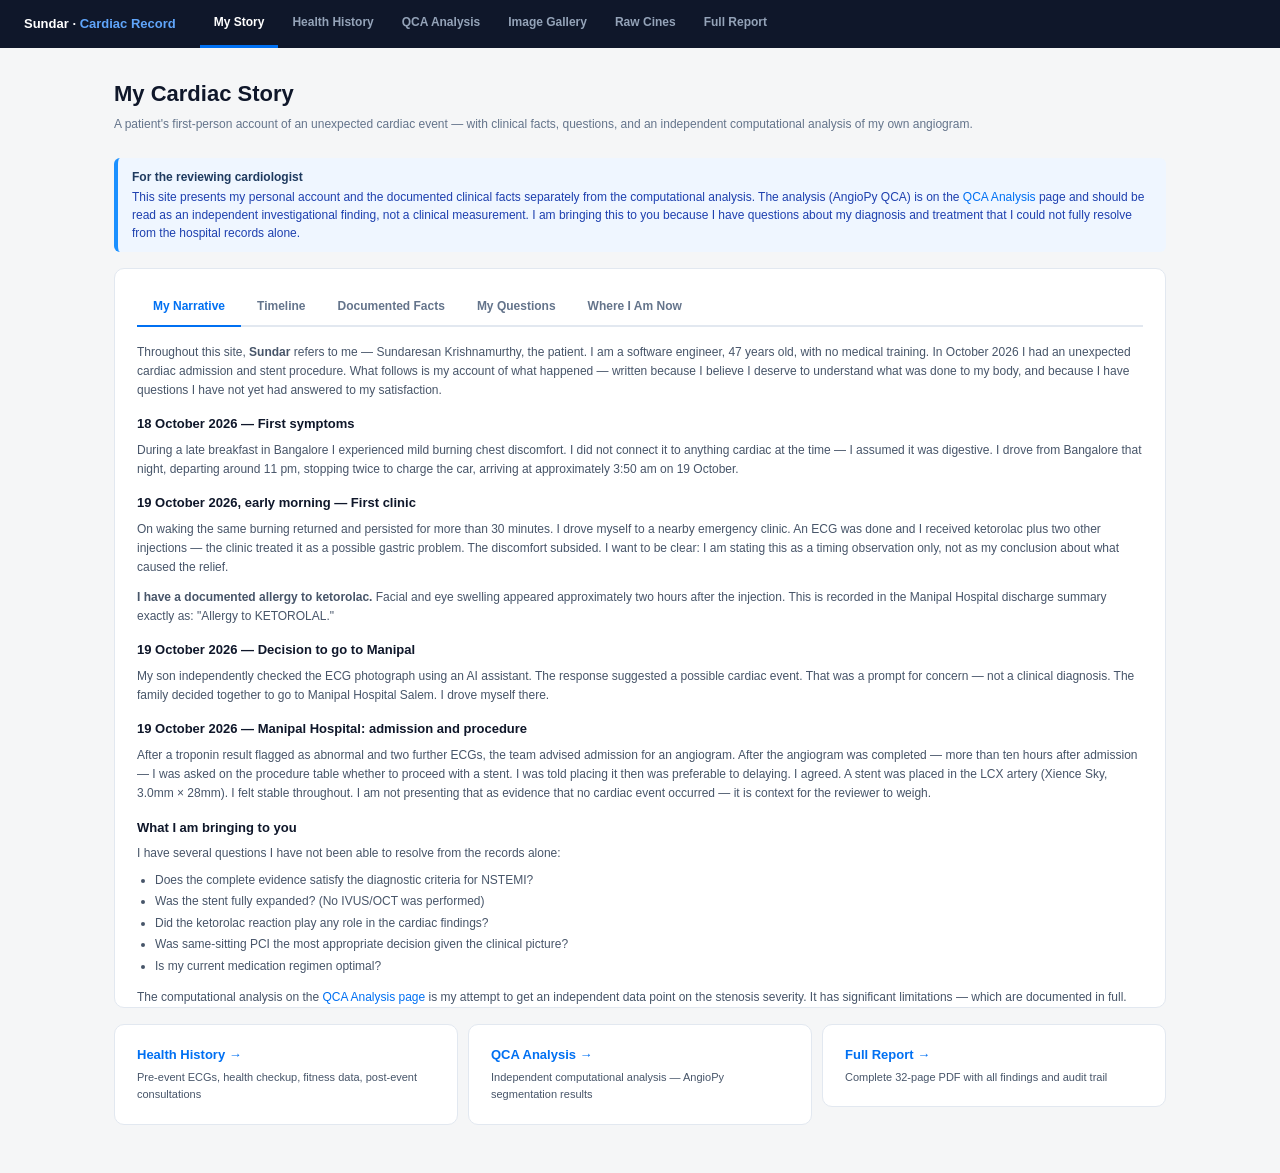
<file: index.html>
<!DOCTYPE html>
<html lang="en">
<head>
<meta charset="UTF-8">
<meta name="viewport" content="width=device-width, initial-scale=1.0">
<title>Sundar's Cardiac Story — Overview</title>
<link rel="stylesheet" href="assets/site.css">
<style>
/* ── Timeline ── */
.timeline { position: relative; padding-left: 28px; margin: 8px 0 4px; }
.timeline::before {
  content: ''; position: absolute; left: 8px; top: 0; bottom: 0;
  width: 2px; background: #E2E8F0;
}
.tl-item { position: relative; margin-bottom: 18px; }
.tl-item::before {
  content: ''; position: absolute; left: -24px; top: 4px;
  width: 12px; height: 12px; border-radius: 50%; border: 2px solid;
  background: #FFFFFF;
}
.tl-item.blue::before   { border-color: #1b90ff; background: #DBEAFE; }
.tl-item.amber::before  { border-color: #D97706; background: #FEF3C7; }
.tl-item.red::before    { border-color: #DC2626; background: #FEE2E2; }
.tl-item.green::before  { border-color: #059669; background: #D1FAE5; }
.tl-item.purple::before { border-color: #7C3AED; background: #EDE9FE; }
.tl-item.teal::before   { border-color: #0D9488; background: #CCFBF1; }
.tl-item.slate::before  { border-color: #64748B; background: #E2E8F0; }
.tl-date  { font-size: 10px; font-weight: 700; color: #64748B; text-transform: uppercase; letter-spacing: 0.3px; }
.tl-title { font-size: 13px; font-weight: 700; color: #0F172A; margin: 1px 0 2px; }
.tl-body  { font-size: 11px; color: #475569; line-height: 1.5; }

/* ── Nav tabs for sections ── */
.section-tabs {
  display: flex; gap: 0; margin-bottom: 0;
  border-bottom: 2px solid #E2E8F0;
}
.section-tab {
  padding: 8px 16px; font-size: 12px; font-weight: 600;
  color: #64748B; cursor: pointer; border-bottom: 2px solid transparent;
  margin-bottom: -2px; transition: all 0.15s; white-space: nowrap;
}
.section-tab.active { color: #0070F2; border-bottom-color: #0070F2; }
.section-tab:hover:not(.active) { color: #334155; }
.tab-pane { display: none; padding-top: 16px; }
.tab-pane.visible { display: block; }
</style>
</head>
<body>

<nav class="site-nav">
  <div class="brand">Sundar · <span>Cardiac Record</span></div>
  <a href="index.html"    class="nav-link active">My Story</a>
  <a href="history.html"  class="nav-link">Health History</a>
  <a href="analysis.html" class="nav-link">QCA Analysis</a>
  <a href="images.html"   class="nav-link">Image Gallery</a>
  <a href="dicom.html"    class="nav-link">Raw Cines</a>
  <a href="report.html"   class="nav-link">Full Report</a>
</nav>

<div class="page-wrap">

  <div class="page-header">
    <h1>My Cardiac Story</h1>
    <p>A patient's first-person account of an unexpected cardiac event — with clinical facts, questions, and an independent computational analysis of my own angiogram.</p>
  </div>

  <div class="alert info" style="margin-bottom:16px;">
    <strong>For the reviewing cardiologist</strong>
    This site presents my personal account and the documented clinical facts separately from the
    computational analysis. The analysis (AngioPy QCA) is on the
    <a href="analysis.html">QCA Analysis</a> page and should be read as an independent
    investigational finding, not a clinical measurement. I am bringing this to you because I
    have questions about my diagnosis and treatment that I could not fully resolve from the
    hospital records alone.
  </div>

  <!-- Section tabs -->
  <div class="section" style="padding-bottom:0;">
    <div class="section-tabs">
      <div class="section-tab active" onclick="showTab('narrative',this)">My Narrative</div>
      <div class="section-tab" onclick="showTab('timeline',this)">Timeline</div>
      <div class="section-tab" onclick="showTab('facts',this)">Documented Facts</div>
      <div class="section-tab" onclick="showTab('questions',this)">My Questions</div>
      <div class="section-tab" onclick="showTab('now',this)">Where I Am Now</div>
    </div>

    <!-- ── Tab: Narrative ── -->
    <div id="tab-narrative" class="tab-pane visible">

      <p style="font-size:12px;color:#475569;line-height:1.6;margin-bottom:10px;">
        Throughout this site, <strong>Sundar</strong> refers to me — Sundaresan Krishnamurthy,
        the patient. I am a software engineer, 47 years old, with no medical training.
        In October 2026 I had an unexpected cardiac admission and stent procedure. What follows
        is my account of what happened — written because I believe I deserve to understand
        what was done to my body, and because I have questions I have not yet had answered to
        my satisfaction.
      </p>

      <h3 style="font-size:13px;font-weight:700;color:#0F172A;margin:14px 0 6px;">18 October 2026 — First symptoms</h3>
      <p style="font-size:12px;color:#475569;line-height:1.6;margin-bottom:10px;">
        During a late breakfast in Bangalore I experienced mild burning chest discomfort. I did not
        connect it to anything cardiac at the time — I assumed it was digestive. I drove from
        Bangalore that night, departing around 11 pm, stopping twice to charge the car, arriving
        at approximately 3:50 am on 19 October.
      </p>

      <h3 style="font-size:13px;font-weight:700;color:#0F172A;margin:14px 0 6px;">19 October 2026, early morning — First clinic</h3>
      <p style="font-size:12px;color:#475569;line-height:1.6;margin-bottom:10px;">
        On waking the same burning returned and persisted for more than 30 minutes. I drove myself
        to a nearby emergency clinic. An ECG was done and I received ketorolac plus two other
        injections — the clinic treated it as a possible gastric problem. The discomfort subsided.
        I want to be clear: I am stating this as a timing observation only, not as my conclusion
        about what caused the relief.
      </p>
      <p style="font-size:12px;color:#475569;line-height:1.6;margin-bottom:10px;">
        <strong>I have a documented allergy to ketorolac.</strong> Facial and eye swelling appeared
        approximately two hours after the injection. This is recorded in the Manipal Hospital
        discharge summary exactly as: "Allergy to KETOROLAL."
      </p>

      <h3 style="font-size:13px;font-weight:700;color:#0F172A;margin:14px 0 6px;">19 October 2026 — Decision to go to Manipal</h3>
      <p style="font-size:12px;color:#475569;line-height:1.6;margin-bottom:10px;">
        My son independently checked the ECG photograph using an AI assistant. The response
        suggested a possible cardiac event. That was a prompt for concern — not a clinical
        diagnosis. The family decided together to go to Manipal Hospital Salem. I drove myself there.
      </p>

      <h3 style="font-size:13px;font-weight:700;color:#0F172A;margin:14px 0 6px;">19 October 2026 — Manipal Hospital: admission and procedure</h3>
      <p style="font-size:12px;color:#475569;line-height:1.6;margin-bottom:10px;">
        After a troponin result flagged as abnormal and two further ECGs, the team advised
        admission for an angiogram. After the angiogram was completed — more than ten hours after
        admission — I was asked on the procedure table whether to proceed with a stent.
        I was told placing it then was preferable to delaying. I agreed. A stent was placed in
        the LCX artery (Xience Sky, 3.0mm × 28mm). I felt stable throughout. I am not presenting
        that as evidence that no cardiac event occurred — it is context for the reviewer to weigh.
      </p>

      <h3 style="font-size:13px;font-weight:700;color:#0F172A;margin:14px 0 6px;">What I am bringing to you</h3>
      <p style="font-size:12px;color:#475569;line-height:1.6;margin-bottom:6px;">
        I have several questions I have not been able to resolve from the records alone:
      </p>
      <ul style="font-size:12px;color:#475569;line-height:1.8;padding-left:18px;margin-bottom:10px;">
        <li>Does the complete evidence satisfy the diagnostic criteria for NSTEMI?</li>
        <li>Was the stent fully expanded? (No IVUS/OCT was performed)</li>
        <li>Did the ketorolac reaction play any role in the cardiac findings?</li>
        <li>Was same-sitting PCI the most appropriate decision given the clinical picture?</li>
        <li>Is my current medication regimen optimal?</li>
      </ul>
      <p style="font-size:12px;color:#475569;line-height:1.6;">
        The computational analysis on the <a href="analysis.html">QCA Analysis page</a> is my
        attempt to get an independent data point on the stenosis severity. It has significant
        limitations — which are documented in full.
      </p>

    </div><!-- /tab-narrative -->

    <!-- ── Tab: Timeline ── -->
    <div id="tab-timeline" class="tab-pane">

      <div class="timeline">

        <div class="tl-item teal">
          <div class="tl-date">September 2026</div>
          <div class="tl-title">Pre-event ECG <span class="tag unverif">document pending</span></div>
          <div class="tl-body">ECG taken approximately 6 weeks before the event. To be added from Google Drive.</div>
        </div>

        <div class="tl-item blue">
          <div class="tl-date">November 2026 (pre-event)</div>
          <div class="tl-title">Annual Health Checkup <span class="tag unverif">document pending</span></div>
          <div class="tl-body">Full health checkup results including lipid profile, blood work. To be added from Google Drive.</div>
        </div>

        <div class="tl-item amber">
          <div class="tl-date">18 October 2026</div>
          <div class="tl-title">First symptoms — Bangalore</div>
          <div class="tl-body">Mild burning chest discomfort during breakfast. Not recognised as cardiac. Late-night drive to Salem.</div>
        </div>

        <div class="tl-item red">
          <div class="tl-date">19 October 2026 · ~5:45 am</div>
          <div class="tl-title">Symptoms return — emergency clinic</div>
          <div class="tl-body">Drove self to emergency clinic. ECG done (borderline, 6:08 am). Received ketorolac — documented allergy. Allergic reaction: facial/eye swelling.</div>
        </div>

        <div class="tl-item red">
          <div class="tl-date">19 October 2026 · ~7:18 am</div>
          <div class="tl-title">Manipal Hospital — admission</div>
          <div class="tl-body">Troponin T 64 ng/L (flagged, single draw, 7:44 am). ECG: sinus tachycardia, otherwise normal. Echo 4:49 pm: LVEF 60%, no RWMA.</div>
        </div>

        <div class="tl-item red">
          <div class="tl-date">19 October 2026 · ~5:34 pm</div>
          <div class="tl-title">Angiogram + stent procedure</div>
          <div class="tl-body">Operator finding: LCX ~90% mid-segment stenosis. Stent deployed: Xience Sky 3.0×28mm. TIMI III flow confirmed. Decision made on procedure table.</div>
        </div>

        <div class="tl-item green">
          <div class="tl-date">21 October 2026</div>
          <div class="tl-title">Discharge</div>
          <div class="tl-body">Echo: LVEF 60%, trivial MR. Discharged on DAPT + beta-blocker + ACE inhibitor + statin + ivabradine. Physical departure 22 Oct (insurance delay).</div>
        </div>

        <div class="tl-item blue">
          <div class="tl-date">26 October 2026</div>
          <div class="tl-title">Post-discharge consultation <span class="tag unverif">notes pending</span></div>
          <div class="tl-body">Consultation with cardiologist. Medication review. Details to be added.</div>
        </div>

        <div class="tl-item purple">
          <div class="tl-date">4–17 November 2026</div>
          <div class="tl-title">AngioPy computational analysis</div>
          <div class="tl-body">Self-initiated QCA analysis using DICOM files from hospital CD. 8 tasks across 4 phases. Cross-projection mean: 74.7% DS. Spider view excluded.</div>
        </div>

        <div class="tl-item teal">
          <div class="tl-date">November 2026 (post-event)</div>
          <div class="tl-title">Annual Health Checkup <span class="tag unverif">document pending</span></div>
          <div class="tl-body">Post-event health checkup. Comparison with pre-event results. To be added from Google Drive.</div>
        </div>

        <div class="tl-item slate">
          <div class="tl-date">Ongoing</div>
          <div class="tl-title">Recovery and fitness</div>
          <div class="tl-body">Daily walking programme. Data from iPhone Health app. Details on Health History page.</div>
        </div>

      </div>
    </div><!-- /tab-timeline -->

    <!-- ── Tab: Documented Facts ── -->
    <div id="tab-facts" class="tab-pane">
      <p class="text-muted" style="margin-bottom:12px;">These are facts directly documented in hospital records. Where I distinguish them from my personal recollection, that distinction is preserved.</p>
      <table class="data-table">
        <thead><tr><th>Item</th><th>Documented value</th><th>Source</th><th>Notes</th></tr></thead>
        <tbody>
          <tr><td>Troponin T</td><td>64 ng/L (flagged abnormal, ref &lt;50)</td><td>Manipal lab, 7:44 am</td><td>Single draw. Assay platform not stated. No serial value.</td></tr>
          <tr><td>ECG — emergency clinic</td><td>Minimal anterolateral ST depression, borderline</td><td>Emergency clinic, 6:08 am</td><td>Automated interpretation. Original waveform not reviewed independently.</td></tr>
          <tr><td>ECG — Manipal Emergency</td><td>Sinus tachycardia, otherwise normal. Rate 102 bpm</td><td>Manipal, ~7:18 am</td><td></td></tr>
          <tr><td>ECG — Manipal CCU</td><td>Sinus tachycardia, otherwise normal. Rate 104 bpm</td><td>Manipal, 9:58 am</td><td></td></tr>
          <tr><td>Echocardiogram ×1</td><td>LVEF 60%, no RWMA, Grade I diastolic dysfunction</td><td>Manipal, 4:49 pm</td><td>Tachycardia during study noted.</td></tr>
          <tr><td>Angiogram — LCX</td><td>~90% mid-segment stenosis</td><td>Operator estimate</td><td>Visual estimate. Not quantitative QCA.</td></tr>
          <tr><td>Angiogram — LAD</td><td>~30% stenosis</td><td>Operator estimate</td><td>Not treated.</td></tr>
          <tr><td>Angiogram — RCA</td><td>~30% proximal stenosis</td><td>Operator estimate</td><td>Not treated.</td></tr>
          <tr><td>Angiogram — LMCA</td><td>Normal</td><td>Operator</td><td></td></tr>
          <tr><td>Stent</td><td>Xience Sky 3.0×28mm, LCX extending into OM</td><td>PCI report + discharge summary</td><td>No kissing balloon. No IVUS/OCT.</td></tr>
          <tr><td>Echocardiogram ×2</td><td>LVEF 60%, no RWMA, trivial MR</td><td>Manipal, 21 Oct</td><td>Trivial MR new finding on this echo.</td></tr>
          <tr><td>Allergy</td><td>Ketorolac (spelled "KETOROLAL" in discharge summary)</td><td>Manipal discharge summary</td><td>Received ketorolac at first clinic prior to Manipal.</td></tr>
          <tr><td>Discharge medications</td><td>Xygrel + Ecosprin (DAPT), Carvistar, Hopace, Ivabrad, Astin 80mg</td><td>Discharge summary</td><td>May have been modified at 26 Oct consultation.</td></tr>
        </tbody>
      </table>
    </div><!-- /tab-facts -->

    <!-- ── Tab: My Questions ── -->
    <div id="tab-questions" class="tab-pane">
      <p class="text-muted" style="margin-bottom:12px;">These are the questions I am bringing to an independent cardiologist. I am not suggesting any particular answer — I want these reviewed against the original records and cines.</p>
      <table class="data-table">
        <thead><tr><th>#</th><th>My question</th><th>Why I am asking</th></tr></thead>
        <tbody>
          <tr><td>1</td><td>Does the complete evidence satisfy NSTEMI diagnostic criteria?</td><td>Single mildly elevated troponin, borderline ECG, normal LVEF, no RWMA. I have not independently accepted this diagnosis.</td></tr>
          <tr><td>2</td><td>Was the stent fully expanded?</td><td>No IVUS or OCT was performed. Post-stent MLD could not be computed from the angiogram (see QCA page).</td></tr>
          <tr><td>3</td><td>Did the ketorolac allergic reaction contribute to the cardiac findings?</td><td>Anaphylaxis-related Kounis syndrome can produce troponin elevation and ST changes. The timing is relevant.</td></tr>
          <tr><td>4</td><td>Was same-sitting PCI appropriate given the clinical picture?</td><td>I waited 10+ hours after admission. The decision was made on the procedure table without prior discussion of alternatives.</td></tr>
          <tr><td>5</td><td>Is my current medication regimen optimal?</td><td>Ivabradine was added — I would like to understand the indication in my specific case.</td></tr>
          <tr><td>6</td><td>What does the LAD narrowing represent?</td><td>The computational analysis could not verify branch identity. Is the ~30% clinical finding the LAD mainstem or a diagonal?</td></tr>
          <tr><td>7</td><td>Should the RCA narrowing be followed up?</td><td>~30% proximal, concordant with computational result. Dominant RCA. Is FFR warranted?</td></tr>
        </tbody>
      </table>
    </div><!-- /tab-questions -->

    <!-- ── Tab: Where I Am Now ── -->
    <div id="tab-now" class="tab-pane">

      <div class="flex-row" style="align-items:flex-start;gap:14px;">
        <div style="flex:1;min-width:220px;">
          <div class="section-title" style="border:none;padding:0;margin-bottom:8px;"><div class="dot" style="background:#059669;"></div>Current Medications</div>
          <table class="data-table">
            <thead><tr><th>Drug</th><th>Class</th><th>Status</th></tr></thead>
            <tbody>
              <tr><td>Xygrel (clopidogrel)</td><td>Antiplatelet</td><td><span class="tag done">current</span></td></tr>
              <tr><td>Ecosprin (aspirin)</td><td>Antiplatelet</td><td><span class="tag done">current</span></td></tr>
              <tr><td>Carvistar (carvedilol)</td><td>Beta-blocker</td><td><span class="tag unverif">verify at next consult</span></td></tr>
              <tr><td>Hopace (ramipril)</td><td>ACE inhibitor</td><td><span class="tag unverif">verify at next consult</span></td></tr>
              <tr><td>Ivabrad (ivabradine)</td><td>Heart rate agent</td><td><span class="tag unverif">verify at next consult</span></td></tr>
              <tr><td>Astin 80mg (atorvastatin)</td><td>Statin</td><td><span class="tag done">current</span></td></tr>
            </tbody>
          </table>
          <p class="text-muted mt8">Regimen as of discharge 21 Oct. May have been modified at the 26 Oct consultation — to be verified.</p>
        </div>

        <div style="flex:1;min-width:220px;">
          <div class="section-title" style="border:none;padding:0;margin-bottom:8px;"><div class="dot" style="background:#0070F2;"></div>Fitness &amp; Recovery <span class="tag unverif">data pending</span></div>
          <div class="alert info">
            <strong>Walking programme data to be added</strong>
            Daily step count and walking distance from iPhone Health app since discharge.
            Data exists in Gemini and ChatGPT "Healthy Sunder" project — to be consolidated
            from Google Drive and added here.
          </div>
          <div class="alert info" style="margin-top:8px;">
            <strong>Post-event consultations to be added</strong>
            Notes and outcomes from consultations after discharge, including any medication
            changes. To be added from Google Drive.
          </div>
        </div>
      </div>

    </div><!-- /tab-now -->

  </div><!-- /section -->

  <!-- Navigation to next section -->
  <div style="display:grid;grid-template-columns:repeat(auto-fit,minmax(200px,1fr));gap:10px;margin-top:12px;">
    <a href="history.html" style="text-decoration:none;">
      <div class="section" style="margin-bottom:0;cursor:pointer;" onmouseover="this.style.boxShadow='0 4px 14px rgba(0,112,242,0.15)'" onmouseout="this.style.boxShadow=''">
        <div style="font-size:13px;font-weight:700;color:#0070F2;margin-bottom:3px;">Health History →</div>
        <div style="font-size:11px;color:#475569;">Pre-event ECGs, health checkup, fitness data, post-event consultations</div>
      </div>
    </a>
    <a href="analysis.html" style="text-decoration:none;">
      <div class="section" style="margin-bottom:0;cursor:pointer;" onmouseover="this.style.boxShadow='0 4px 14px rgba(0,112,242,0.15)'" onmouseout="this.style.boxShadow=''">
        <div style="font-size:13px;font-weight:700;color:#0070F2;margin-bottom:3px;">QCA Analysis →</div>
        <div style="font-size:11px;color:#475569;">Independent computational analysis — AngioPy segmentation results</div>
      </div>
    </a>
    <a href="report.html" style="text-decoration:none;">
      <div class="section" style="margin-bottom:0;cursor:pointer;" onmouseover="this.style.boxShadow='0 4px 14px rgba(0,112,242,0.15)'" onmouseout="this.style.boxShadow=''">
        <div style="font-size:13px;font-weight:700;color:#0070F2;margin-bottom:3px;">Full Report →</div>
        <div style="font-size:11px;color:#475569;">Complete 32-page PDF with all findings and audit trail</div>
      </div>
    </a>
  </div>

</div>

<script>
function showTab(id, el) {
  document.querySelectorAll('.section-tab').forEach(t => t.classList.remove('active'));
  document.querySelectorAll('.tab-pane').forEach(p => p.classList.remove('visible'));
  el.classList.add('active');
  document.getElementById('tab-' + id).classList.add('visible');
}
</script>
</body>
</html>
</file>
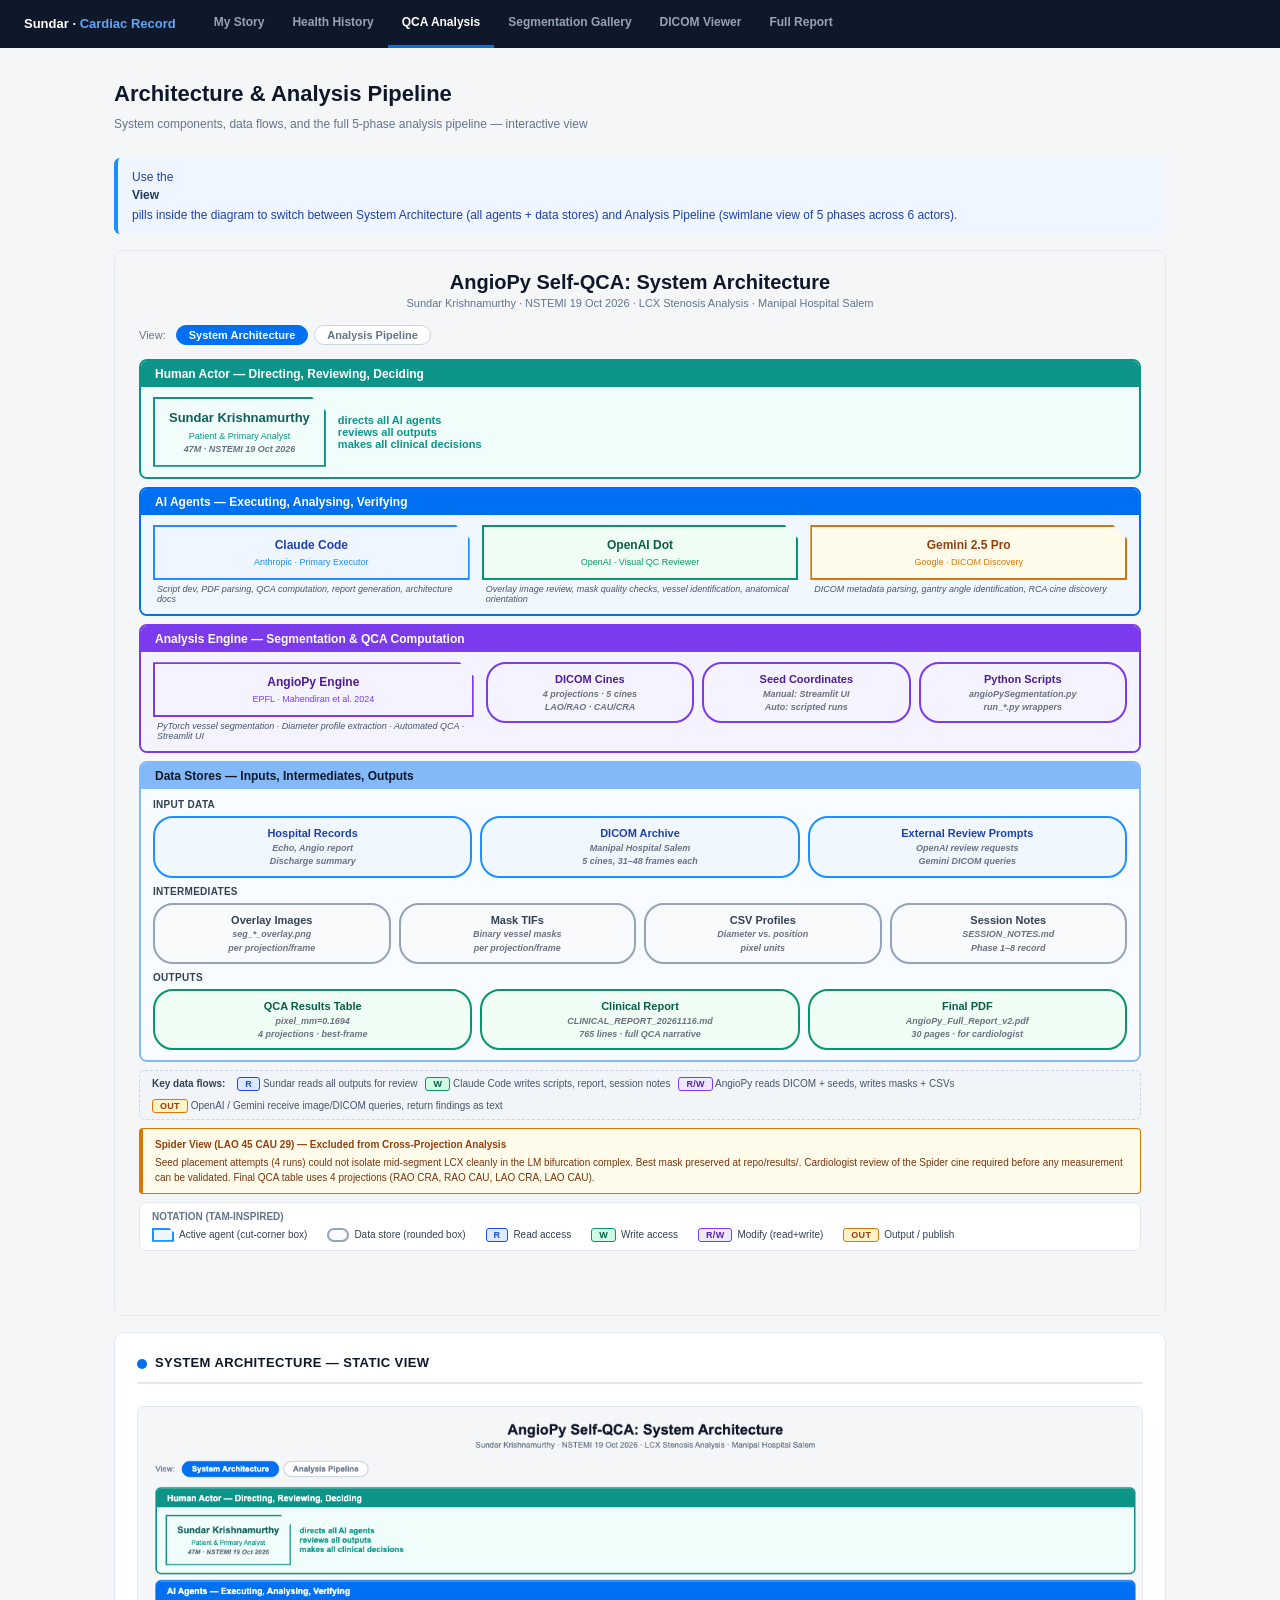
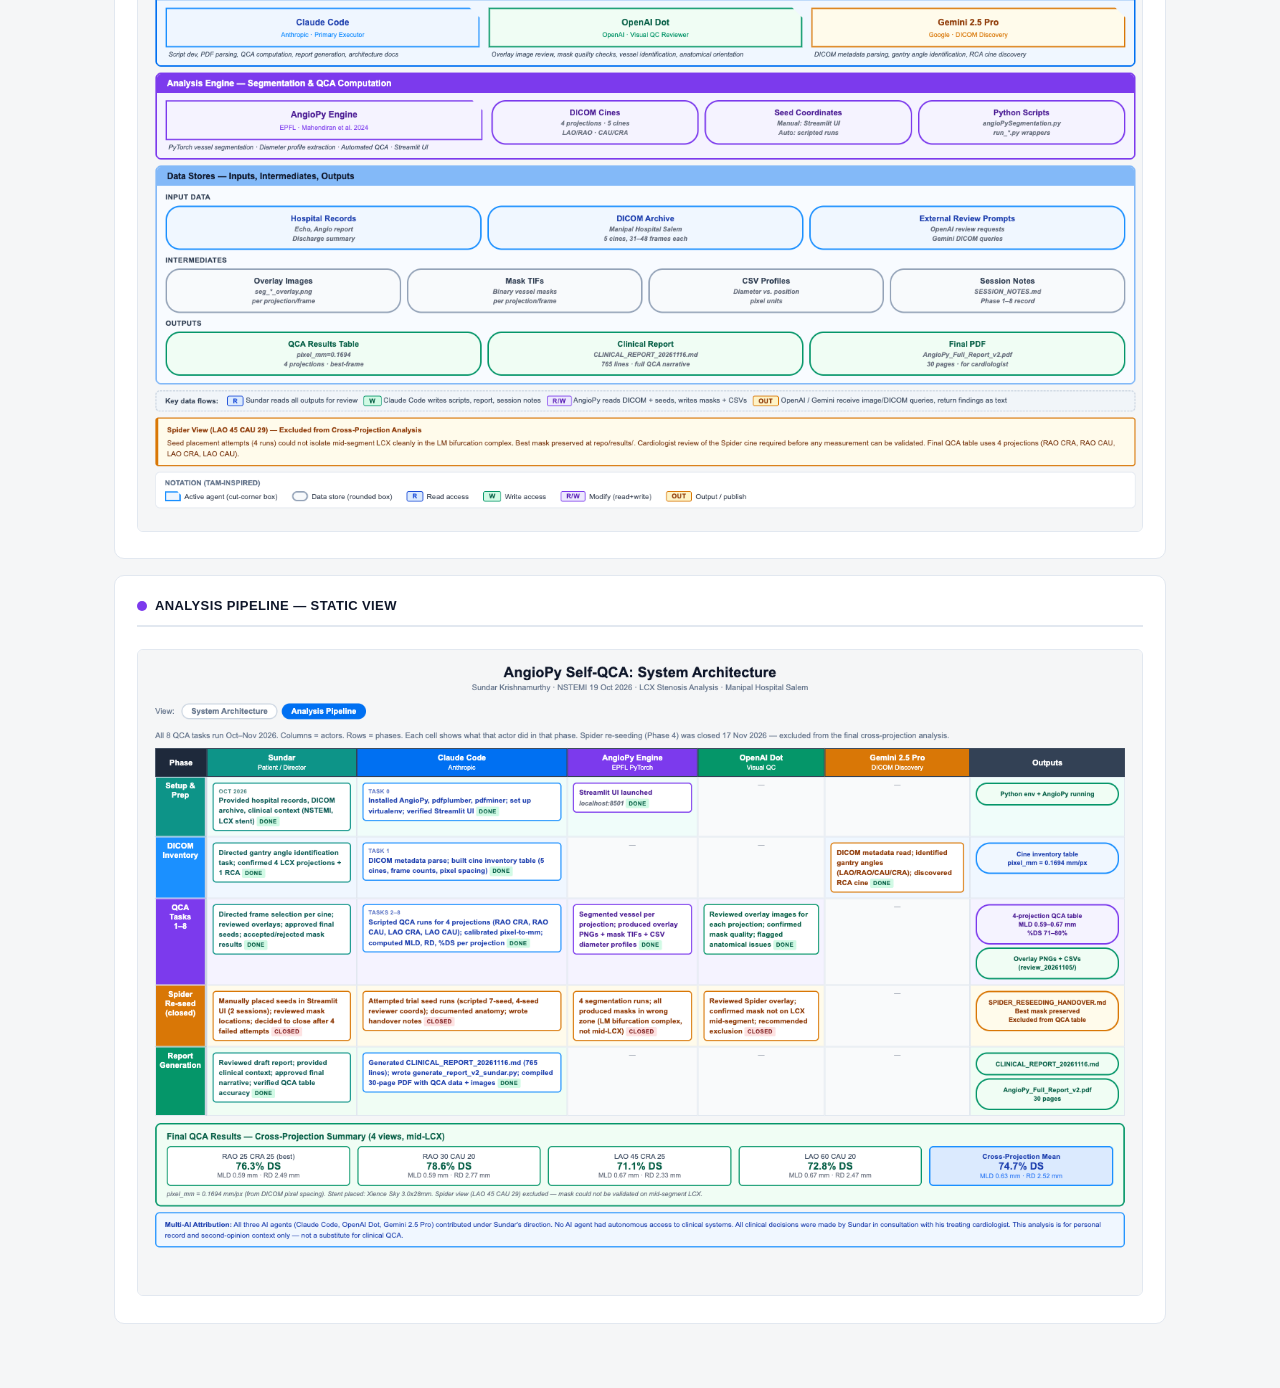
<file: analysis.html>
<!DOCTYPE html>
<html lang="en">
<head>
<meta charset="UTF-8">
<meta name="viewport" content="width=device-width, initial-scale=1.0">
<title>Architecture &amp; Pipeline — Sundar's Coronary Analysis</title>
<link rel="stylesheet" href="assets/site.css">
<style>
.arch-frame {
  width: 100%; border: none; border-radius: 8px;
  display: block; background: #F5F6F7;
}
</style>
</head>
<body>

<nav class="site-nav">
  <div class="brand">Sundar · <span>Cardiac Record</span></div>
  <a href="index.html"    class="nav-link">My Story</a>
  <a href="history.html"  class="nav-link">Health History</a>
  <a href="analysis.html" class="nav-link active">QCA Analysis</a>
  <a href="images.html"   class="nav-link">Segmentation Gallery</a>
  <a href="dicom.html"    class="nav-link">DICOM Viewer</a>
  <a href="report.html"   class="nav-link">Full Report</a>
</nav>

<div class="page-wrap">

  <div class="page-header">
    <h1>Architecture &amp; Analysis Pipeline</h1>
    <p>System components, data flows, and the full 5-phase analysis pipeline — interactive view</p>
  </div>

  <div class="alert info" style="margin-bottom:16px;">
    Use the <strong>View</strong> pills inside the diagram to switch between System Architecture (all agents + data stores)
    and Analysis Pipeline (swimlane view of 5 phases across 6 actors).
  </div>

  <!-- Embedded interactive diagram -->
  <div class="section" style="padding:0;overflow:hidden;">
    <iframe
      src="angiopy_architecture.html"
      class="arch-frame"
      id="arch-iframe"
      scrolling="no"
      onload="resizeIframe(this)"
    ></iframe>
  </div>

  <!-- Static screenshots as fallback / print view -->
  <div class="section" style="margin-top:16px;">
    <div class="section-title"><div class="dot" style="background:#0070F2;"></div>System Architecture — Static View</div>
    <img src="assets/arch_level0.png" class="full-img" alt="System Architecture diagram">
  </div>

  <div class="section">
    <div class="section-title"><div class="dot" style="background:#7C3AED;"></div>Analysis Pipeline — Static View</div>
    <img src="assets/arch_level1.png" class="full-img" alt="Analysis Pipeline swimlane diagram">
  </div>

</div>

<script>
function resizeIframe(iframe) {
  try {
    iframe.style.height = iframe.contentWindow.document.body.scrollHeight + 32 + 'px';
  } catch(e) {
    iframe.style.height = '1100px';
  }
}
// Also resize on window resize
window.addEventListener('resize', function() {
  var iframe = document.getElementById('arch-iframe');
  if (iframe) resizeIframe(iframe);
});
</script>
</body>
</html>
</file>
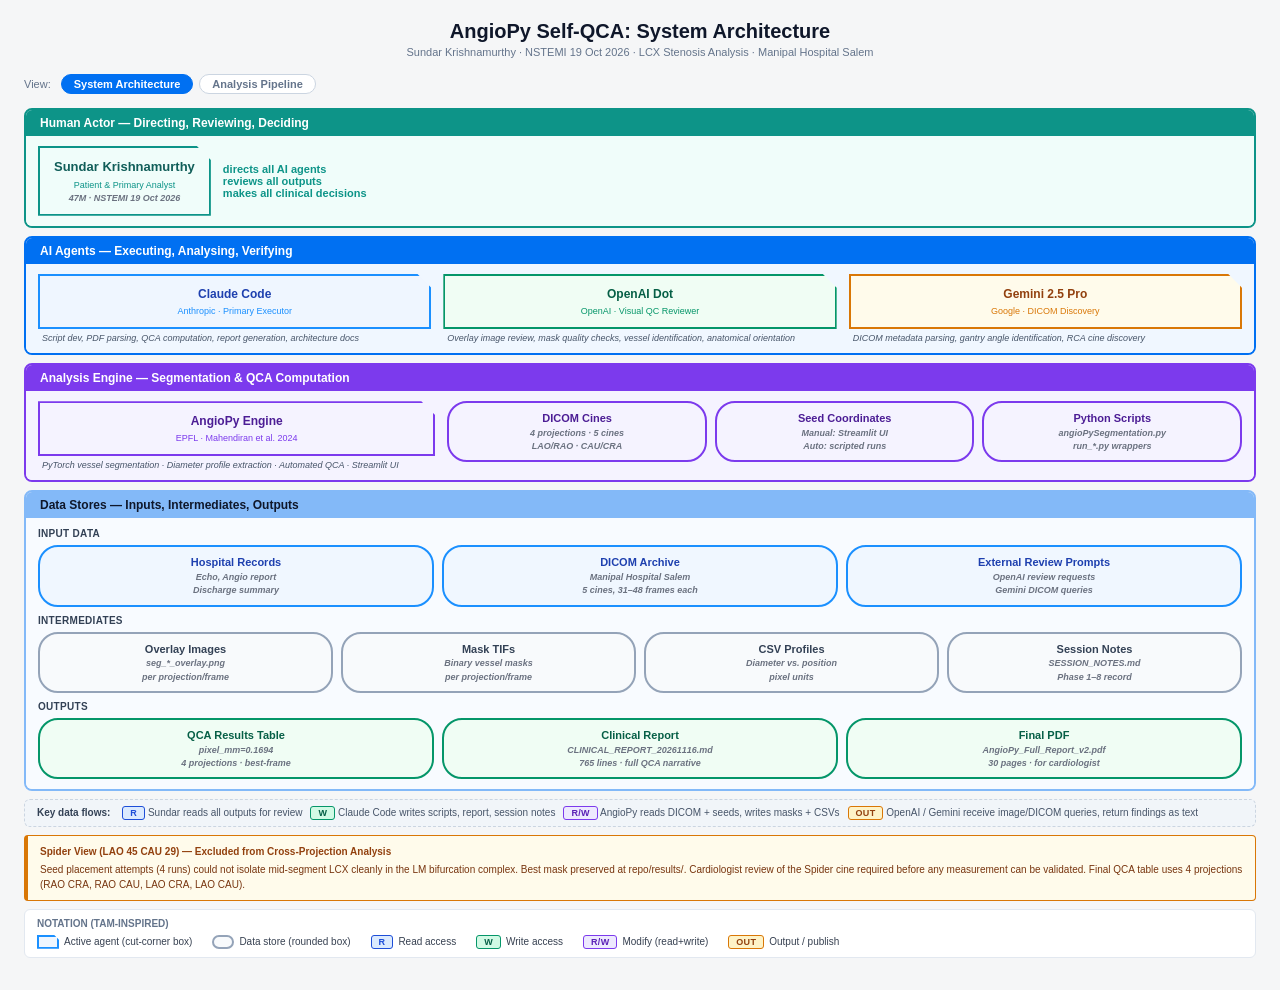
<file: angiopy_architecture.html>
<!DOCTYPE html>
<html lang="en">
<head>
<meta charset="UTF-8">
<meta name="viewport" content="width=device-width, initial-scale=1.0">
<title>AngioPy Self-QCA: System Architecture</title>
<style>
/* ── Reset ───────────────────────────────────────────────────────── */
*, *::before, *::after { box-sizing: border-box; margin: 0; padding: 0; }
body {
  font-family: 'Segoe UI', Arial, sans-serif;
  background: #F5F6F7;
  color: #1E293B;
  font-size: 13px;
  padding: 20px 24px 32px;
  min-width: 900px;
}

/* ── Page header ─────────────────────────────────────────────────── */
.page-header { text-align: center; margin-bottom: 16px; }
.page-header h1 { font-size: 20px; font-weight: 700; color: #0F172A; }
.page-header p  { font-size: 11px; color: #64748B; margin-top: 3px; }

/* ── Level nav pills ─────────────────────────────────────────────── */
.level-nav {
  display: flex; gap: 6px; margin-bottom: 14px; align-items: center;
}
.level-nav span { font-size: 11px; color: #64748B; margin-right: 4px; }
.level-pill {
  padding: 3px 12px; border-radius: 20px; font-size: 11px; font-weight: 600;
  cursor: pointer; border: 1.5px solid #CBD5E1; background: #FFFFFF; color: #64748B;
  transition: all 0.15s;
}
.level-pill.active { background: #0070F2; border-color: #0070F2; color: #FFFFFF; }
.level-pill:hover:not(.active) { border-color: #0070F2; color: #0070F2; }

/* ── Level panes ─────────────────────────────────────────────────── */
.level-pane { display: none; }
.level-pane.visible { display: block; }

/* ── Platform band ───────────────────────────────────────────────── */
.platform-band {
  border-radius: 8px; border: 2px solid;
  margin-bottom: 8px; overflow: hidden;
}
.platform-band > .band-header {
  padding: 6px 14px; font-size: 12px; font-weight: 700;
  display: flex; align-items: center; gap: 8px;
}
.platform-band > .band-body { padding: 10px 12px; }

.band-human  { border-color: #0D9488; }
.band-human  > .band-header { background: #0D9488; color: #FFFFFF; }
.band-human  > .band-body   { background: #F0FDFA; }

.band-ai     { border-color: #0070F2; }
.band-ai     > .band-header { background: #0070F2; color: #FFFFFF; }
.band-ai     > .band-body   { background: #F0F7FF; }

.band-engine { border-color: #7C3AED; }
.band-engine > .band-header { background: #7C3AED; color: #FFFFFF; }
.band-engine > .band-body   { background: #F5F3FF; }

.band-data   { border-color: #83b9f8; }
.band-data   > .band-header { background: #83b9f8; color: #0F172A; }
.band-data   > .band-body   { background: #F8FBFF; }

.band-output { border-color: #059669; }
.band-output > .band-header { background: #059669; color: #FFFFFF; }
.band-output > .band-body   { background: #F0FDF4; }

/* ── App-box / agent shapes ──────────────────────────────────────── */
.app-box {
  border-radius: 8px; border: 2px solid;
  padding: 7px 14px; font-size: 12px; font-weight: 700;
  display: inline-flex; align-items: center; justify-content: center;
  gap: 6px; white-space: nowrap;
}
.app-box.blue   { border-color: #0070F2; background: #DBEAFE; color: #1E40AF; }
.app-box.teal   { border-color: #0D9488; background: #CCFBF1; color: #115E59; }
.app-box.green  { border-color: #059669; background: #D1FAE5; color: #065F46; }
.app-box.amber  { border-color: #D97706; background: #FEF3C7; color: #92400E; }
.app-box.purple { border-color: #7C3AED; background: #EDE9FE; color: #5B21B6; }
.app-box.slate  { border-color: #64748B; background: #E2E8F0; color: #334155; }

/* ── L0 box (agent / storage rectangle) ─────────────────────────── */
.l0-box {
  border-radius: 8px; border: 2px solid;
  padding: 10px 14px; text-align: center;
  font-size: 12px; font-weight: 600; line-height: 1.35;
  background: #FFFFFF;
}
.l0-box.blue   { border-color: #1b90ff; color: #1E40AF; }
.l0-box.teal   { border-color: #0D9488; color: #115E59; }
.l0-box.green  { border-color: #059669; color: #065F46; }
.l0-box.amber  { border-color: #D97706; color: #92400E; }
.l0-box.purple { border-color: #7C3AED; color: #4C1D95; }
.l0-box.slate  { border-color: #64748B; color: #334155; }
.l0-box.red    { border-color: #DC2626; color: #7F1D1D; }

/* TAM-style agent box: cut-corner (notched) shape via clip-path */
.agent-box {
  border: 2px solid;
  padding: 10px 14px; text-align: center;
  font-size: 12px; font-weight: 700; line-height: 1.35;
  background: #FFFFFF;
  clip-path: polygon(0 0, calc(100% - 14px) 0, 100% 14px, 100% 100%, 0 100%);
  position: relative;
}
.agent-box.blue   { border-color: #1b90ff; color: #1E40AF; background: #EFF6FF; }
.agent-box.teal   { border-color: #0D9488; color: #115E59; background: #F0FDFA; }
.agent-box.green  { border-color: #059669; color: #065F46; background: #F0FDF4; }
.agent-box.purple { border-color: #7C3AED; color: #4C1D95; background: #F5F3FF; }
.agent-box.amber  { border-color: #D97706; color: #92400E; background: #FFFBEB; }
.agent-box.slate  { border-color: #64748B; color: #334155; background: #F8FAFC; }

/* Storage box: rounded rectangle (standard FMC/TAM storage) */
.storage-box {
  border-radius: 20px; border: 2px solid;
  padding: 8px 16px; text-align: center;
  font-size: 11px; font-weight: 600; line-height: 1.35;
  background: #FFFFFF;
}
.storage-box.blue   { border-color: #1b90ff; color: #1E40AF; background: #F0F7FF; }
.storage-box.slate  { border-color: #94A3B8; color: #334155; background: #F8FAFC; }
.storage-box.green  { border-color: #059669; color: #065F46; background: #F0FDF4; }
.storage-box.amber  { border-color: #D97706; color: #92400E; background: #FFFBEB; }
.storage-box.purple { border-color: #7C3AED; color: #4C1D95; background: #F5F3FF; }
.storage-box.teal   { border-color: #0D9488; color: #115E59; background: #F0FDFA; }

/* ── Flex / grid helpers ─────────────────────────────────────────── */
.flex-row   { display: flex; gap: 8px; align-items: stretch; }
.flex-center { align-items: center; }
.flex-1     { flex: 1; }
.flex-wrap  { flex-wrap: wrap; }

/* ── Connector / arrow ───────────────────────────────────────────── */
.arrow-row {
  display: flex; justify-content: center; gap: 80px; margin: -2px 0;
  position: relative; z-index: 2;
}
.arrow-down {
  width: 2px; height: 16px; background: #94A3B8;
  display: flex; flex-direction: column; align-items: center; position: relative;
}
.arrow-down::after {
  content: ''; position: absolute; bottom: -5px;
  border-left: 5px solid transparent; border-right: 5px solid transparent;
  border-top: 6px solid #94A3B8; left: -4px;
}

/* ── Data flow label strip ───────────────────────────────────────── */
.flow-strip {
  background: #F1F5F9; border: 1.5px dashed #CBD5E1; border-radius: 6px;
  padding: 6px 12px; margin-bottom: 8px; font-size: 10px; color: #475569;
  display: flex; flex-wrap: wrap; gap: 8px; align-items: center;
}
.flow-strip .flow-label { font-weight: 700; color: #334155; margin-right: 4px; }
.flow-tag {
  display: inline-block; border-radius: 3px; padding: 1px 7px;
  font-size: 9px; font-weight: 700; letter-spacing: 0.3px;
  text-transform: uppercase; vertical-align: middle;
}
.flow-tag.read  { background: #DBEAFE; color: #1D4ED8; border: 1px solid #1D4ED8; }
.flow-tag.write { background: #D1FAE5; color: #065F46; border: 1px solid #059669; }
.flow-tag.rw    { background: #EDE9FE; color: #5B21B6; border: 1px solid #7C3AED; }
.flow-tag.out   { background: #FEF3C7; color: #92400E; border: 1px solid #D97706; }

/* ── Legend ───────────────────────────────────────────────────────── */
.legend {
  border: 1px solid #E2E8F0; border-radius: 6px; background: #FFFFFF;
  padding: 8px 12px; margin-top: 8px;
}
.legend-title { font-size: 10px; font-weight: 700; color: #64748B; text-transform: uppercase; margin-bottom: 6px; }
.legend-row { display: flex; flex-wrap: wrap; gap: 10px 20px; align-items: center; }
.legend-item { display: flex; align-items: center; gap: 5px; font-size: 10px; color: #374151; }
.leg-agent  { width: 22px; height: 14px; background: #EFF6FF; border: 2px solid #1b90ff;
              clip-path: polygon(0 0, calc(100% - 5px) 0, 100% 5px, 100% 100%, 0 100%); }
.leg-storage{ width: 22px; height: 14px; background: #F8FAFC; border: 2px solid #94A3B8; border-radius: 7px; }
.leg-flow   { width: 28px; height: 0; border-top: 2px dashed #CBD5E1; }
.leg-arrow  { width: 28px; height: 0; border-top: 2px solid #64748B; }

/* ═════════════════════════════════════════════════════════════════
   LEVEL 1 — Analysis Pipeline (swimlane)
═════════════════════════════════════════════════════════════════ */
.pipeline-wrap { overflow-x: auto; }

.swim-table {
  width: 100%; border-collapse: separate; border-spacing: 0;
  min-width: 860px;
}
.swim-table th {
  background: #1E293B; color: #FFFFFF;
  font-size: 11px; font-weight: 700; padding: 6px 10px;
  border: 1px solid #334155; white-space: nowrap; text-align: center;
  position: sticky; top: 0; z-index: 5;
}
.swim-table th.actor-sundar   { background: #0D9488; }
.swim-table th.actor-claude   { background: #0070F2; }
.swim-table th.actor-angiopy  { background: #7C3AED; }
.swim-table th.actor-openai   { background: #059669; }
.swim-table th.actor-gemini   { background: #D97706; }
.swim-table th.actor-output   { background: #334155; }

.swim-table td {
  border: 1px solid #E2E8F0; padding: 5px; vertical-align: top;
  font-size: 10px; min-width: 100px;
}
.swim-table td.phase-label {
  background: #F1F5F9; font-size: 11px; font-weight: 700; color: #334155;
  writing-mode: horizontal-tb; text-align: center; min-width: 60px;
  border-right: 3px solid #CBD5E1;
}

/* Phase row color coding */
.phase-setup    td { background: #F0FDFA; }
.phase-dicom    td { background: #F0F7FF; }
.phase-qca      td { background: #F5F3FF; }
.phase-spider   td { background: #FFFBEB; }
.phase-report   td { background: #F0FDF4; }

.phase-setup    td.phase-label  { background: #0D9488; color: #FFFFFF; }
.phase-dicom    td.phase-label  { background: #1b90ff; color: #FFFFFF; }
.phase-qca      td.phase-label  { background: #7C3AED; color: #FFFFFF; }
.phase-spider   td.phase-label  { background: #D97706; color: #FFFFFF; }
.phase-report   td.phase-label  { background: #059669; color: #FFFFFF; }

/* Task cell */
.task-cell {
  border: 1.5px solid; border-radius: 5px; padding: 5px 7px;
  font-size: 10px; font-weight: 600; line-height: 1.4; margin: 2px;
  background: #FFFFFF;
}
.task-cell.blue   { border-color: #1b90ff; color: #1E40AF; }
.task-cell.teal   { border-color: #0D9488; color: #115E59; }
.task-cell.green  { border-color: #059669; color: #065F46; }
.task-cell.amber  { border-color: #D97706; color: #92400E; }
.task-cell.purple { border-color: #7C3AED; color: #4C1D95; }
.task-cell.slate  { border-color: #64748B; color: #334155; }
.task-cell.red    { border-color: #DC2626; color: #7F1D1D; }

.task-cell .task-num {
  font-size: 8px; font-weight: 700; text-transform: uppercase;
  letter-spacing: 0.3px; opacity: 0.7;
}
.task-cell .task-status {
  font-size: 8px; font-weight: 700; text-transform: uppercase;
  letter-spacing: 0.3px; margin-top: 2px;
  display: inline-block; border-radius: 2px; padding: 1px 4px;
}
.task-cell .task-status.done    { background: #D1FAE5; color: #065F46; }
.task-cell .task-status.closed  { background: #FEE2E2; color: #7F1D1D; }
.task-cell .task-status.partial { background: #FEF3C7; color: #92400E; }

/* small sub-text */
.sub-text { font-size: 9px; color: #6B7280; font-style: italic; margin-top: 1px; }

/* ── Misc helpers ─────────────────────────────────────────────────── */
.mt4 { margin-top: 4px; }
.mt6 { margin-top: 6px; }
.mt8 { margin-top: 8px; }
.mb8 { margin-bottom: 8px; }
.small-text { font-size: 9px; color: #6B7280; font-style: italic; margin-top: 2px; }
</style>
</head>
<body>

<div class="page-header">
  <h1>AngioPy Self-QCA: System Architecture</h1>
  <p>Sundar Krishnamurthy · NSTEMI 19 Oct 2026 · LCX Stenosis Analysis · Manipal Hospital Salem</p>
</div>

<!-- ── Level nav ─────────────────────────────────────────────────── -->
<div class="level-nav">
  <span>View:</span>
  <div class="level-pill active" onclick="showLevel(0,this)">System Architecture</div>
  <div class="level-pill" onclick="showLevel(1,this)">Analysis Pipeline</div>
</div>

<!-- ══════════════════════════════════════════════════════════════════
     LEVEL 0 — System Architecture
     TAM-inspired: agents (cut-corner), storages (rounded), data flows
══════════════════════════════════════════════════════════════════ -->
<div id="level-0" class="level-pane visible">

  <!-- Human Actor band -->
  <div class="platform-band band-human">
    <div class="band-header">Human Actor — Directing, Reviewing, Deciding</div>
    <div class="band-body">
      <div class="flex-row flex-center flex-wrap" style="gap:12px;">
        <div class="agent-box teal" style="min-width:160px;">
          <div style="font-size:13px;">Sundar Krishnamurthy</div>
          <div style="font-size:9px;font-weight:400;color:#0D9488;margin-top:3px;">Patient &amp; Primary Analyst</div>
          <div class="sub-text">47M · NSTEMI 19 Oct 2026</div>
        </div>
        <div style="font-size:11px;color:#0D9488;font-weight:600;">
          directs all AI agents<br>reviews all outputs<br>makes all clinical decisions
        </div>
      </div>
    </div>
  </div>

  <!-- AI Agents band -->
  <div class="platform-band band-ai">
    <div class="band-header">AI Agents — Executing, Analysing, Verifying</div>
    <div class="band-body">
      <div class="flex-row flex-wrap" style="gap:12px;align-items:flex-start;">

        <!-- Claude Code -->
        <div style="flex:1;min-width:170px;">
          <div class="agent-box blue">
            <div style="font-size:12px;font-weight:700;">Claude Code</div>
            <div style="font-size:9px;font-weight:400;color:#1b90ff;margin-top:3px;">Anthropic · Primary Executor</div>
          </div>
          <div class="sub-text mt4" style="font-size:9px;color:#475569;padding:0 4px;">
            Script dev, PDF parsing, QCA computation, report generation, architecture docs
          </div>
        </div>

        <!-- OpenAI Dot -->
        <div style="flex:1;min-width:170px;">
          <div class="agent-box green">
            <div style="font-size:12px;font-weight:700;">OpenAI Dot</div>
            <div style="font-size:9px;font-weight:400;color:#059669;margin-top:3px;">OpenAI · Visual QC Reviewer</div>
          </div>
          <div class="sub-text mt4" style="font-size:9px;color:#475569;padding:0 4px;">
            Overlay image review, mask quality checks, vessel identification, anatomical orientation
          </div>
        </div>

        <!-- Gemini 2.5 Pro -->
        <div style="flex:1;min-width:170px;">
          <div class="agent-box amber">
            <div style="font-size:12px;font-weight:700;">Gemini 2.5 Pro</div>
            <div style="font-size:9px;font-weight:400;color:#D97706;margin-top:3px;">Google · DICOM Discovery</div>
          </div>
          <div class="sub-text mt4" style="font-size:9px;color:#475569;padding:0 4px;">
            DICOM metadata parsing, gantry angle identification, RCA cine discovery
          </div>
        </div>

      </div>
    </div>
  </div>

  <!-- Analysis Engine band -->
  <div class="platform-band band-engine">
    <div class="band-header">Analysis Engine — Segmentation &amp; QCA Computation</div>
    <div class="band-body">
      <div class="flex-row flex-wrap" style="gap:12px;align-items:flex-start;">

        <div style="flex:1;min-width:200px;">
          <div class="agent-box purple">
            <div style="font-size:12px;font-weight:700;">AngioPy Engine</div>
            <div style="font-size:9px;font-weight:400;color:#7C3AED;margin-top:3px;">EPFL · Mahendiran et al. 2024</div>
          </div>
          <div class="sub-text mt4" style="font-size:9px;color:#475569;padding:0 4px;">
            PyTorch vessel segmentation · Diameter profile extraction · Automated QCA · Streamlit UI
          </div>
        </div>

        <div style="flex:2;min-width:300px;">
          <div class="flex-row flex-wrap" style="gap:8px;">
            <div class="storage-box purple" style="flex:1;min-width:120px;">
              <div style="font-weight:700;">DICOM Cines</div>
              <div class="sub-text">4 projections · 5 cines</div>
              <div class="sub-text">LAO/RAO · CAU/CRA</div>
            </div>
            <div class="storage-box purple" style="flex:1;min-width:120px;">
              <div style="font-weight:700;">Seed Coordinates</div>
              <div class="sub-text">Manual: Streamlit UI</div>
              <div class="sub-text">Auto: scripted runs</div>
            </div>
            <div class="storage-box purple" style="flex:1;min-width:100px;">
              <div style="font-weight:700;">Python Scripts</div>
              <div class="sub-text">angioPySegmentation.py</div>
              <div class="sub-text">run_*.py wrappers</div>
            </div>
          </div>
        </div>

      </div>
    </div>
  </div>

  <!-- Data Stores band -->
  <div class="platform-band band-data">
    <div class="band-header">Data Stores — Inputs, Intermediates, Outputs</div>
    <div class="band-body">

      <!-- Input data -->
      <div style="font-size:10px;font-weight:700;color:#334155;margin-bottom:6px;text-transform:uppercase;letter-spacing:0.3px;">Input Data</div>
      <div class="flex-row flex-wrap mb8" style="gap:8px;">
        <div class="storage-box blue" style="flex:1;min-width:130px;">
          <div style="font-weight:700;">Hospital Records</div>
          <div class="sub-text">Echo, Angio report</div>
          <div class="sub-text">Discharge summary</div>
        </div>
        <div class="storage-box blue" style="flex:1;min-width:130px;">
          <div style="font-weight:700;">DICOM Archive</div>
          <div class="sub-text">Manipal Hospital Salem</div>
          <div class="sub-text">5 cines, 31–48 frames each</div>
        </div>
        <div class="storage-box blue" style="flex:1;min-width:130px;">
          <div style="font-weight:700;">External Review Prompts</div>
          <div class="sub-text">OpenAI review requests</div>
          <div class="sub-text">Gemini DICOM queries</div>
        </div>
      </div>

      <!-- Intermediate data -->
      <div style="font-size:10px;font-weight:700;color:#334155;margin-bottom:6px;text-transform:uppercase;letter-spacing:0.3px;">Intermediates</div>
      <div class="flex-row flex-wrap mb8" style="gap:8px;">
        <div class="storage-box slate" style="flex:1;min-width:110px;">
          <div style="font-weight:700;">Overlay Images</div>
          <div class="sub-text">seg_*_overlay.png</div>
          <div class="sub-text">per projection/frame</div>
        </div>
        <div class="storage-box slate" style="flex:1;min-width:110px;">
          <div style="font-weight:700;">Mask TIFs</div>
          <div class="sub-text">Binary vessel masks</div>
          <div class="sub-text">per projection/frame</div>
        </div>
        <div class="storage-box slate" style="flex:1;min-width:110px;">
          <div style="font-weight:700;">CSV Profiles</div>
          <div class="sub-text">Diameter vs. position</div>
          <div class="sub-text">pixel units</div>
        </div>
        <div class="storage-box slate" style="flex:1;min-width:110px;">
          <div style="font-weight:700;">Session Notes</div>
          <div class="sub-text">SESSION_NOTES.md</div>
          <div class="sub-text">Phase 1–8 record</div>
        </div>
      </div>

      <!-- Output data -->
      <div style="font-size:10px;font-weight:700;color:#334155;margin-bottom:6px;text-transform:uppercase;letter-spacing:0.3px;">Outputs</div>
      <div class="flex-row flex-wrap" style="gap:8px;">
        <div class="storage-box green" style="flex:1;min-width:130px;">
          <div style="font-weight:700;">QCA Results Table</div>
          <div class="sub-text">pixel_mm=0.1694</div>
          <div class="sub-text">4 projections · best-frame</div>
        </div>
        <div class="storage-box green" style="flex:1;min-width:130px;">
          <div style="font-weight:700;">Clinical Report</div>
          <div class="sub-text">CLINICAL_REPORT_20261116.md</div>
          <div class="sub-text">765 lines · full QCA narrative</div>
        </div>
        <div class="storage-box green" style="flex:1;min-width:130px;">
          <div style="font-weight:700;">Final PDF</div>
          <div class="sub-text">AngioPy_Full_Report_v2.pdf</div>
          <div class="sub-text">30 pages · for cardiologist</div>
        </div>
      </div>

    </div>
  </div>

  <!-- Key data flows callout -->
  <div class="flow-strip">
    <span class="flow-label">Key data flows:</span>
    <span><span class="flow-tag read">R</span> Sundar reads all outputs for review</span>
    <span><span class="flow-tag write">W</span> Claude Code writes scripts, report, session notes</span>
    <span><span class="flow-tag rw">R/W</span> AngioPy reads DICOM + seeds, writes masks + CSVs</span>
    <span><span class="flow-tag out">OUT</span> OpenAI / Gemini receive image/DICOM queries, return findings as text</span>
  </div>

  <!-- Notes on excluded view -->
  <div style="background:#FFFBEB;border:1.5px solid #D97706;border-left:4px solid #D97706;border-radius:4px;padding:8px 12px;font-size:10px;color:#78350F;line-height:1.5;margin-bottom:8px;">
    <strong style="display:block;margin-bottom:3px;color:#92400E;">Spider View (LAO 45 CAU 29) — Excluded from Cross-Projection Analysis</strong>
    Seed placement attempts (4 runs) could not isolate mid-segment LCX cleanly in the LM bifurcation complex.
    Best mask preserved at repo/results/. Cardiologist review of the Spider cine required before any measurement can be validated.
    Final QCA table uses 4 projections (RAO CRA, RAO CAU, LAO CRA, LAO CAU).
  </div>

  <!-- Legend -->
  <div class="legend">
    <div class="legend-title">Notation (TAM-inspired)</div>
    <div class="legend-row">
      <div class="legend-item"><div class="leg-agent"></div> Active agent (cut-corner box)</div>
      <div class="legend-item"><div class="leg-storage"></div> Data store (rounded box)</div>
      <div class="legend-item"><span class="flow-tag read">R</span> Read access</div>
      <div class="legend-item"><span class="flow-tag write">W</span> Write access</div>
      <div class="legend-item"><span class="flow-tag rw">R/W</span> Modify (read+write)</div>
      <div class="legend-item"><span class="flow-tag out">OUT</span> Output / publish</div>
    </div>
  </div>

</div><!-- /level-0 -->


<!-- ══════════════════════════════════════════════════════════════════
     LEVEL 1 — Analysis Pipeline (8 tasks, 5 phases, swimlane)
══════════════════════════════════════════════════════════════════ -->
<div id="level-1" class="level-pane">

  <div style="font-size:11px;color:#64748B;margin-bottom:10px;line-height:1.5;">
    All 8 QCA tasks run Oct–Nov 2026. Columns = actors. Rows = phases. Each cell shows what that actor did in that phase.
    Spider re-seeding (Phase 4) was closed 17 Nov 2026 — excluded from the final cross-projection analysis.
  </div>

  <div class="pipeline-wrap">
  <table class="swim-table">
    <thead>
      <tr>
        <th style="width:70px;">Phase</th>
        <th class="actor-sundar">Sundar<br><span style="font-size:9px;font-weight:400;">Patient / Director</span></th>
        <th class="actor-claude">Claude Code<br><span style="font-size:9px;font-weight:400;">Anthropic</span></th>
        <th class="actor-angiopy">AngioPy Engine<br><span style="font-size:9px;font-weight:400;">EPFL PyTorch</span></th>
        <th class="actor-openai">OpenAI Dot<br><span style="font-size:9px;font-weight:400;">Visual QC</span></th>
        <th class="actor-gemini">Gemini 2.5 Pro<br><span style="font-size:9px;font-weight:400;">DICOM Discovery</span></th>
        <th class="actor-output">Outputs</th>
      </tr>
    </thead>
    <tbody>

      <!-- Phase 1: Setup -->
      <tr class="phase-setup">
        <td class="phase-label">Setup &amp;<br>Prep</td>
        <td>
          <div class="task-cell teal">
            <div class="task-num">Oct 2026</div>
            Provided hospital records, DICOM archive, clinical context (NSTEMI, LCX stent)
            <div class="task-status done">done</div>
          </div>
        </td>
        <td>
          <div class="task-cell blue">
            <div class="task-num">Task 0</div>
            Installed AngioPy, pdfplumber, pdfminer; set up virtualenv; verified Streamlit UI
            <div class="task-status done">done</div>
          </div>
        </td>
        <td>
          <div class="task-cell purple">
            Streamlit UI launched<br>
            <span class="sub-text">localhost:8501</span>
            <div class="task-status done">done</div>
          </div>
        </td>
        <td style="background:#F9FAFB;color:#9CA3AF;font-style:italic;font-size:9px;text-align:center;">—</td>
        <td style="background:#F9FAFB;color:#9CA3AF;font-style:italic;font-size:9px;text-align:center;">—</td>
        <td>
          <div class="storage-box green" style="font-size:9px;margin:2px;">
            Python env + AngioPy running
          </div>
        </td>
      </tr>

      <!-- Phase 2: DICOM Inventory -->
      <tr class="phase-dicom">
        <td class="phase-label">DICOM<br>Inventory</td>
        <td>
          <div class="task-cell teal">
            Directed gantry angle identification task; confirmed 4 LCX projections + 1 RCA
            <div class="task-status done">done</div>
          </div>
        </td>
        <td>
          <div class="task-cell blue">
            <div class="task-num">Task 1</div>
            DICOM metadata parse; built cine inventory table (5 cines, frame counts, pixel spacing)
            <div class="task-status done">done</div>
          </div>
        </td>
        <td style="background:#F9FAFB;color:#9CA3AF;font-style:italic;font-size:9px;text-align:center;">—</td>
        <td style="background:#F9FAFB;color:#9CA3AF;font-style:italic;font-size:9px;text-align:center;">—</td>
        <td>
          <div class="task-cell amber">
            DICOM metadata read; identified gantry angles (LAO/RAO/CAU/CRA); discovered RCA cine
            <div class="task-status done">done</div>
          </div>
        </td>
        <td>
          <div class="storage-box blue" style="font-size:9px;margin:2px;">
            Cine inventory table<br>pixel_mm = 0.1694 mm/px
          </div>
        </td>
      </tr>

      <!-- Phase 3: QCA Tasks 1–8 -->
      <tr class="phase-qca">
        <td class="phase-label">QCA<br>Tasks<br>1–8</td>
        <td>
          <div class="task-cell teal">
            Directed frame selection per cine; reviewed overlays; approved final seeds; accepted/rejected mask results
            <div class="task-status done">done</div>
          </div>
        </td>
        <td>
          <div class="task-cell blue">
            <div class="task-num">Tasks 2–8</div>
            Scripted QCA runs for 4 projections (RAO CRA, RAO CAU, LAO CRA, LAO CAU);
            calibrated pixel-to-mm; computed MLD, RD, %DS per projection
            <div class="task-status done">done</div>
          </div>
        </td>
        <td>
          <div class="task-cell purple">
            Segmented vessel per projection; produced overlay PNGs + mask TIFs + CSV diameter profiles
            <div class="task-status done">done</div>
          </div>
        </td>
        <td>
          <div class="task-cell green">
            Reviewed overlay images for each projection; confirmed mask quality; flagged anatomical issues
            <div class="task-status done">done</div>
          </div>
        </td>
        <td style="background:#F9FAFB;color:#9CA3AF;font-style:italic;font-size:9px;text-align:center;">—</td>
        <td>
          <div class="storage-box purple" style="font-size:9px;margin:2px;">
            4-projection QCA table<br>MLD 0.59–0.67 mm<br>%DS 71–80%
          </div>
          <div class="storage-box green" style="font-size:9px;margin:2px;margin-top:4px;">
            Overlay PNGs + CSVs<br>(review_20261105/)
          </div>
        </td>
      </tr>

      <!-- Phase 4: Spider Re-seeding -->
      <tr class="phase-spider">
        <td class="phase-label">Spider<br>Re-seed<br>(closed)</td>
        <td>
          <div class="task-cell amber">
            Manually placed seeds in Streamlit UI (2 sessions); reviewed mask locations; decided to close after 4 failed attempts
            <div class="task-status closed">closed</div>
          </div>
        </td>
        <td>
          <div class="task-cell amber">
            Attempted trial seed runs (scripted 7-seed, 4-seed reviewer coords); documented anatomy; wrote handover notes
            <div class="task-status closed">closed</div>
          </div>
        </td>
        <td>
          <div class="task-cell amber">
            4 segmentation runs; all produced masks in wrong zone (LM bifurcation complex, not mid-LCX)
            <div class="task-status closed">closed</div>
          </div>
        </td>
        <td>
          <div class="task-cell amber">
            Reviewed Spider overlay; confirmed mask not on LCX mid-segment; recommended exclusion
            <div class="task-status closed">closed</div>
          </div>
        </td>
        <td style="background:#F9FAFB;color:#9CA3AF;font-style:italic;font-size:9px;text-align:center;">—</td>
        <td>
          <div class="storage-box amber" style="font-size:9px;margin:2px;border-color:#D97706;color:#92400E;">
            SPIDER_RESEEDING_HANDOVER.md<br>Best mask preserved<br>Excluded from QCA table
          </div>
        </td>
      </tr>

      <!-- Phase 5: Report Generation -->
      <tr class="phase-report">
        <td class="phase-label">Report<br>Generation</td>
        <td>
          <div class="task-cell teal">
            Reviewed draft report; provided clinical context; approved final narrative; verified QCA table accuracy
            <div class="task-status done">done</div>
          </div>
        </td>
        <td>
          <div class="task-cell blue">
            Generated CLINICAL_REPORT_20261116.md (765 lines); wrote generate_report_v2_sundar.py;
            compiled 30-page PDF with QCA data + images
            <div class="task-status done">done</div>
          </div>
        </td>
        <td style="background:#F9FAFB;color:#9CA3AF;font-style:italic;font-size:9px;text-align:center;">—</td>
        <td style="background:#F9FAFB;color:#9CA3AF;font-style:italic;font-size:9px;text-align:center;">—</td>
        <td style="background:#F9FAFB;color:#9CA3AF;font-style:italic;font-size:9px;text-align:center;">—</td>
        <td>
          <div class="storage-box green" style="font-size:9px;margin:2px;">
            CLINICAL_REPORT_20261116.md
          </div>
          <div class="storage-box green" style="font-size:9px;margin:2px;margin-top:4px;">
            AngioPy_Full_Report_v2.pdf<br>30 pages
          </div>
        </td>
      </tr>

    </tbody>
  </table>
  </div>

  <!-- QCA results summary bar -->
  <div style="background:#F0FDF4;border:2px solid #059669;border-radius:8px;padding:10px 14px;margin-top:10px;">
    <div style="font-size:12px;font-weight:700;color:#065F46;margin-bottom:6px;">Final QCA Results — Cross-Projection Summary (4 views, mid-LCX)</div>
    <div class="flex-row flex-wrap" style="gap:10px;">
      <div style="flex:1;min-width:130px;background:#FFFFFF;border:1.5px solid #059669;border-radius:6px;padding:7px 10px;text-align:center;">
        <div style="font-size:10px;color:#475569;">RAO 25 CRA 25 (best)</div>
        <div style="font-size:14px;font-weight:700;color:#065F46;">76.3% DS</div>
        <div style="font-size:9px;color:#6B7280;">MLD 0.59 mm · RD 2.49 mm</div>
      </div>
      <div style="flex:1;min-width:130px;background:#FFFFFF;border:1.5px solid #059669;border-radius:6px;padding:7px 10px;text-align:center;">
        <div style="font-size:10px;color:#475569;">RAO 30 CAU 20</div>
        <div style="font-size:14px;font-weight:700;color:#065F46;">78.6% DS</div>
        <div style="font-size:9px;color:#6B7280;">MLD 0.59 mm · RD 2.77 mm</div>
      </div>
      <div style="flex:1;min-width:130px;background:#FFFFFF;border:1.5px solid #059669;border-radius:6px;padding:7px 10px;text-align:center;">
        <div style="font-size:10px;color:#475569;">LAO 45 CRA 25</div>
        <div style="font-size:14px;font-weight:700;color:#065F46;">71.1% DS</div>
        <div style="font-size:9px;color:#6B7280;">MLD 0.67 mm · RD 2.33 mm</div>
      </div>
      <div style="flex:1;min-width:130px;background:#FFFFFF;border:1.5px solid #059669;border-radius:6px;padding:7px 10px;text-align:center;">
        <div style="font-size:10px;color:#475569;">LAO 60 CAU 20</div>
        <div style="font-size:14px;font-weight:700;color:#065F46;">72.8% DS</div>
        <div style="font-size:9px;color:#6B7280;">MLD 0.67 mm · RD 2.47 mm</div>
      </div>
      <div style="flex:1;min-width:130px;background:#DBEAFE;border:2px solid #1b90ff;border-radius:6px;padding:7px 10px;text-align:center;">
        <div style="font-size:10px;color:#1E40AF;font-weight:600;">Cross-Projection Mean</div>
        <div style="font-size:14px;font-weight:700;color:#1E40AF;">74.7% DS</div>
        <div style="font-size:9px;color:#3B82F6;">MLD 0.63 mm · RD 2.52 mm</div>
      </div>
    </div>
    <div style="font-size:9px;color:#6B7280;margin-top:6px;font-style:italic;">
      pixel_mm = 0.1694 mm/px (from DICOM pixel spacing). Stent placed: Xience Sky 3.0x28mm.
      Spider view (LAO 45 CAU 29) excluded — mask could not be validated on mid-segment LCX.
    </div>
  </div>

  <!-- Multi-AI attribution note -->
  <div style="background:#F0F7FF;border:1.5px solid #1b90ff;border-radius:6px;padding:8px 12px;margin-top:8px;font-size:10px;color:#1E40AF;line-height:1.5;">
    <strong>Multi-AI Attribution:</strong> All three AI agents (Claude Code, OpenAI Dot, Gemini 2.5 Pro) contributed under Sundar's direction.
    No AI agent had autonomous access to clinical systems. All clinical decisions were made by Sundar in consultation with his treating cardiologist.
    This analysis is for personal record and second-opinion context only — not a substitute for clinical QCA.
  </div>

</div><!-- /level-1 -->

<script>
function showLevel(n, el) {
  // Deactivate all pills and panes
  document.querySelectorAll('.level-pill').forEach(p => p.classList.remove('active'));
  document.querySelectorAll('.level-pane').forEach(p => p.classList.remove('visible'));
  // Activate selected
  el.classList.add('active');
  document.getElementById('level-' + n).classList.add('visible');
}
</script>

</body>
</html>
</file>
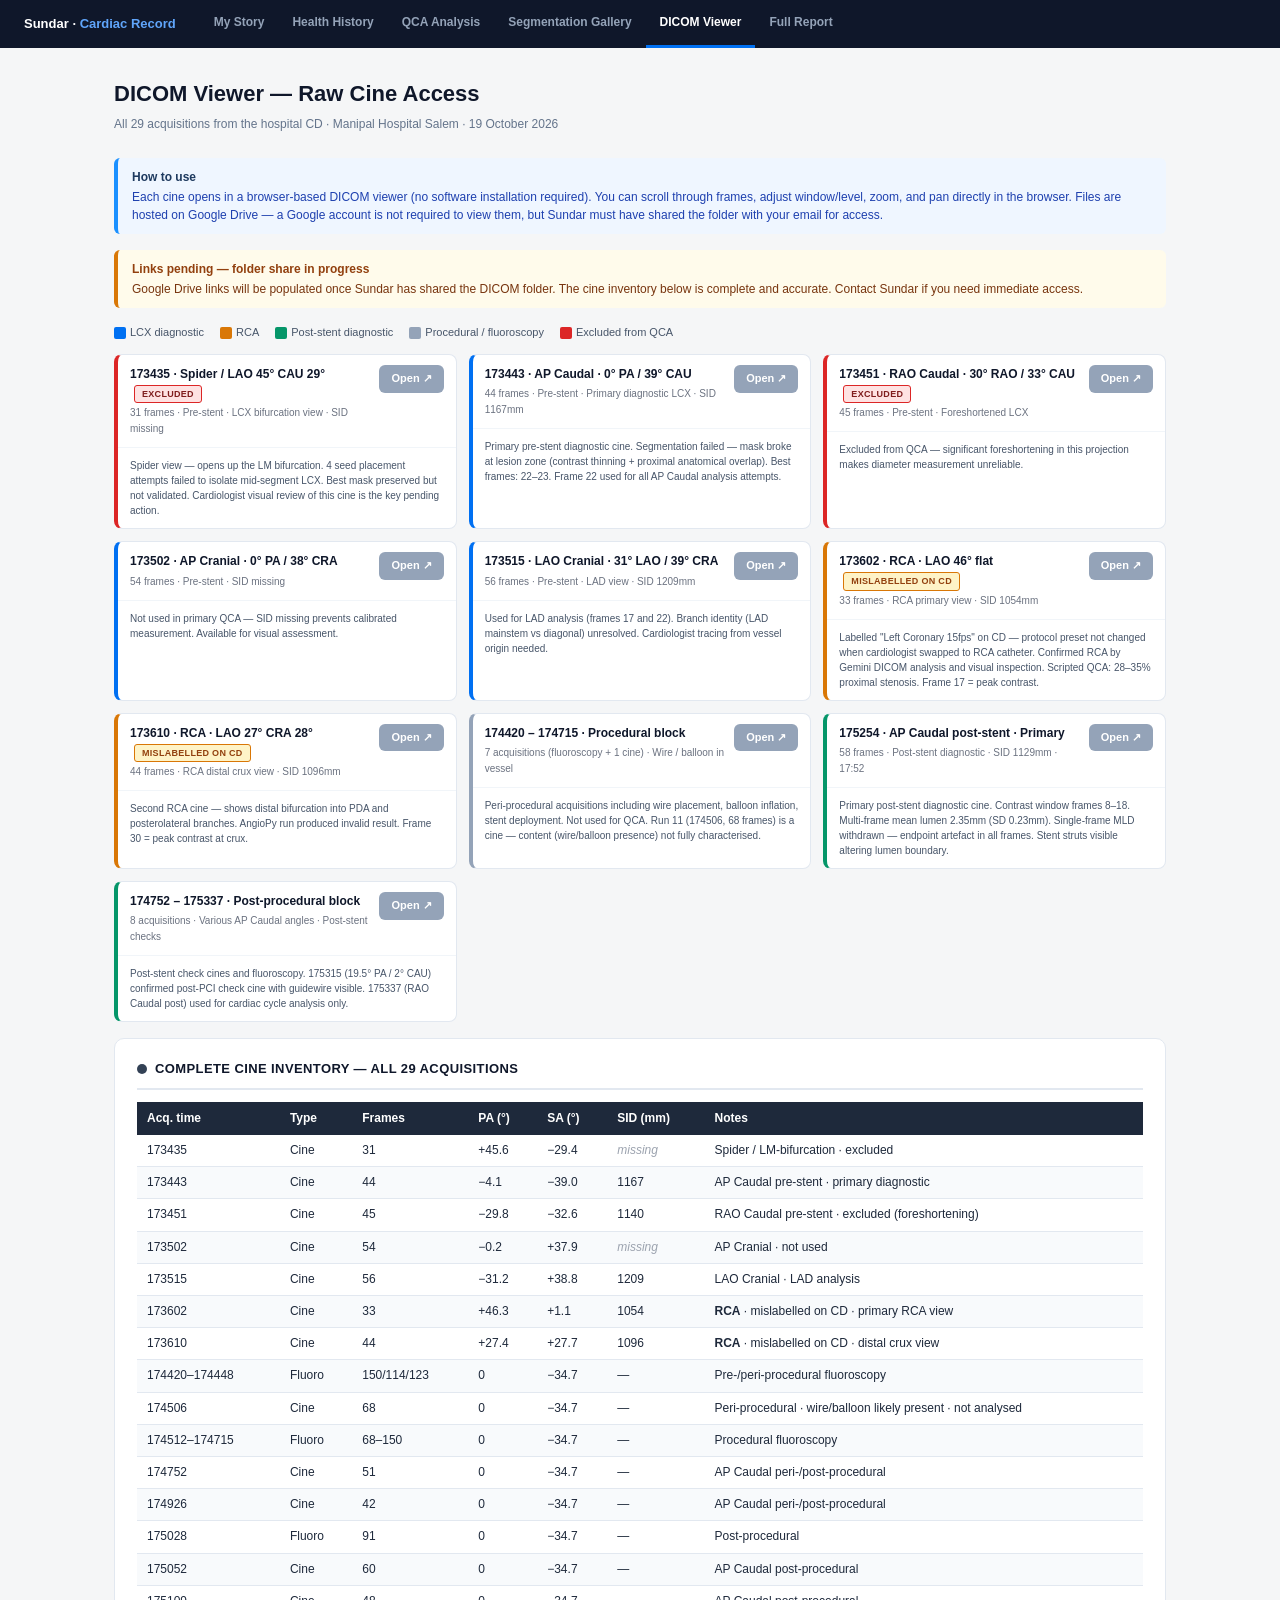
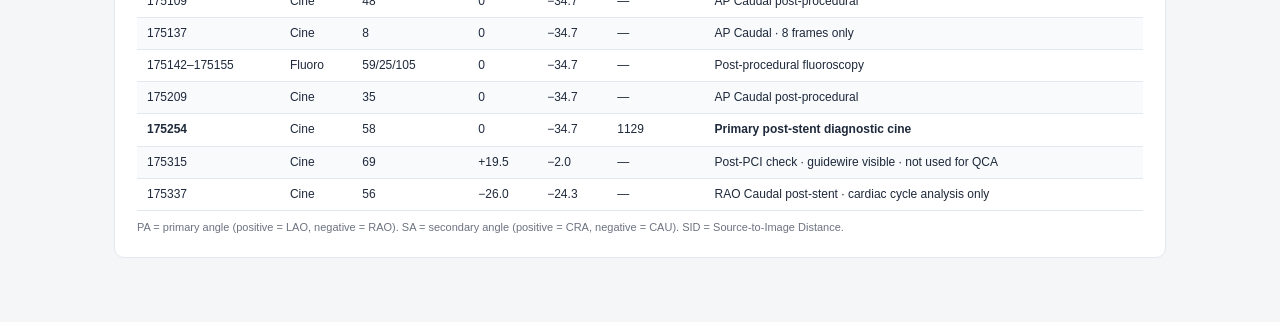
<file: dicom.html>
<!DOCTYPE html>
<html lang="en">
<head>
<meta charset="UTF-8">
<meta name="viewport" content="width=device-width, initial-scale=1.0">
<title>DICOM Viewer — Sundar's Coronary Analysis</title>
<link rel="stylesheet" href="assets/site.css">
<style>
.cine-grid {
  display: grid;
  grid-template-columns: repeat(auto-fit, minmax(300px, 1fr));
  gap: 12px; margin-top: 12px;
}
.cine-card {
  border-radius: 8px; border: 1.5px solid #E2E8F0;
  background: #FFFFFF; overflow: hidden;
}
.cine-card .cine-header {
  padding: 10px 12px; border-bottom: 1px solid #F1F5F9;
  display: flex; align-items: flex-start; justify-content: space-between; gap: 8px;
}
.cine-card .cine-name { font-size: 12px; font-weight: 700; color: #0F172A; }
.cine-card .cine-meta { font-size: 10px; color: #6B7280; margin-top: 2px; }
.cine-card .cine-body { padding: 10px 12px; }
.cine-card .cine-note { font-size: 10px; color: #475569; line-height: 1.5; }
.drive-btn {
  display: inline-flex; align-items: center; gap: 5px;
  padding: 5px 12px; border-radius: 6px; font-size: 11px; font-weight: 600;
  background: #0070F2; color: #FFFFFF; text-decoration: none;
  border: none; cursor: pointer; flex-shrink: 0;
  transition: background 0.15s;
}
.drive-btn:hover { background: #0057D2; text-decoration: none; }
.drive-btn.pending { background: #94A3B8; cursor: default; }
.cine-card.lcx  { border-left: 4px solid #0070F2; }
.cine-card.rca  { border-left: 4px solid #D97706; }
.cine-card.post { border-left: 4px solid #059669; }
.cine-card.proc { border-left: 4px solid #94A3B8; }
.cine-card.excl { border-left: 4px solid #DC2626; }
</style>
</head>
<body>

<nav class="site-nav">
  <div class="brand">Sundar · <span>Cardiac Record</span></div>
  <a href="index.html"    class="nav-link">My Story</a>
  <a href="history.html"  class="nav-link">Health History</a>
  <a href="analysis.html" class="nav-link">QCA Analysis</a>
  <a href="images.html"   class="nav-link">Segmentation Gallery</a>
  <a href="dicom.html"    class="nav-link active">DICOM Viewer</a>
  <a href="report.html"   class="nav-link">Full Report</a>
</nav>

<div class="page-wrap">

  <div class="page-header">
    <h1>DICOM Viewer — Raw Cine Access</h1>
    <p>All 29 acquisitions from the hospital CD · Manipal Hospital Salem · 19 October 2026</p>
  </div>

  <div class="alert info" style="margin-bottom:16px;">
    <strong>How to use</strong>
    Each cine opens in a browser-based DICOM viewer (no software installation required).
    You can scroll through frames, adjust window/level, zoom, and pan directly in the browser.
    Files are hosted on Google Drive — a Google account is not required to view them, but
    Sundar must have shared the folder with your email for access.
  </div>

  <div class="alert warning" style="margin-bottom:16px;">
    <strong>Links pending — folder share in progress</strong>
    Google Drive links will be populated once Sundar has shared the DICOM folder.
    The cine inventory below is complete and accurate. Contact Sundar if you need immediate access.
  </div>

  <!-- Legend -->
  <div style="display:flex;gap:16px;flex-wrap:wrap;margin-bottom:12px;font-size:11px;color:#475569;">
    <span><span style="display:inline-block;width:12px;height:12px;background:#0070F2;border-radius:2px;margin-right:4px;vertical-align:middle;"></span>LCX diagnostic</span>
    <span><span style="display:inline-block;width:12px;height:12px;background:#D97706;border-radius:2px;margin-right:4px;vertical-align:middle;"></span>RCA</span>
    <span><span style="display:inline-block;width:12px;height:12px;background:#059669;border-radius:2px;margin-right:4px;vertical-align:middle;"></span>Post-stent diagnostic</span>
    <span><span style="display:inline-block;width:12px;height:12px;background:#94A3B8;border-radius:2px;margin-right:4px;vertical-align:middle;"></span>Procedural / fluoroscopy</span>
    <span><span style="display:inline-block;width:12px;height:12px;background:#DC2626;border-radius:2px;margin-right:4px;vertical-align:middle;"></span>Excluded from QCA</span>
  </div>

  <div class="cine-grid">

    <div class="cine-card excl">
      <div class="cine-header">
        <div>
          <div class="cine-name">173435 · Spider / LAO 45° CAU 29° <span class="tag closed">excluded</span></div>
          <div class="cine-meta">31 frames · Pre-stent · LCX bifurcation view · SID missing</div>
        </div>
        <a class="drive-btn pending" href="#">Open ↗</a>
      </div>
      <div class="cine-body">
        <div class="cine-note">Spider view — opens up the LM bifurcation. 4 seed placement attempts failed to isolate mid-segment LCX. Best mask preserved but not validated. Cardiologist visual review of this cine is the key pending action.</div>
      </div>
    </div>

    <div class="cine-card lcx">
      <div class="cine-header">
        <div>
          <div class="cine-name">173443 · AP Caudal · 0° PA / 39° CAU</div>
          <div class="cine-meta">44 frames · Pre-stent · Primary diagnostic LCX · SID 1167mm</div>
        </div>
        <a class="drive-btn pending" href="#">Open ↗</a>
      </div>
      <div class="cine-body">
        <div class="cine-note">Primary pre-stent diagnostic cine. Segmentation failed — mask broke at lesion zone (contrast thinning + proximal anatomical overlap). Best frames: 22–23. Frame 22 used for all AP Caudal analysis attempts.</div>
      </div>
    </div>

    <div class="cine-card excl">
      <div class="cine-header">
        <div>
          <div class="cine-name">173451 · RAO Caudal · 30° RAO / 33° CAU <span class="tag closed">excluded</span></div>
          <div class="cine-meta">45 frames · Pre-stent · Foreshortened LCX</div>
        </div>
        <a class="drive-btn pending" href="#">Open ↗</a>
      </div>
      <div class="cine-body">
        <div class="cine-note">Excluded from QCA — significant foreshortening in this projection makes diameter measurement unreliable.</div>
      </div>
    </div>

    <div class="cine-card lcx">
      <div class="cine-header">
        <div>
          <div class="cine-name">173502 · AP Cranial · 0° PA / 38° CRA</div>
          <div class="cine-meta">54 frames · Pre-stent · SID missing</div>
        </div>
        <a class="drive-btn pending" href="#">Open ↗</a>
      </div>
      <div class="cine-body">
        <div class="cine-note">Not used in primary QCA — SID missing prevents calibrated measurement. Available for visual assessment.</div>
      </div>
    </div>

    <div class="cine-card lcx">
      <div class="cine-header">
        <div>
          <div class="cine-name">173515 · LAO Cranial · 31° LAO / 39° CRA</div>
          <div class="cine-meta">56 frames · Pre-stent · LAD view · SID 1209mm</div>
        </div>
        <a class="drive-btn pending" href="#">Open ↗</a>
      </div>
      <div class="cine-body">
        <div class="cine-note">Used for LAD analysis (frames 17 and 22). Branch identity (LAD mainstem vs diagonal) unresolved. Cardiologist tracing from vessel origin needed.</div>
      </div>
    </div>

    <div class="cine-card rca">
      <div class="cine-header">
        <div>
          <div class="cine-name">173602 · RCA · LAO 46° flat <span class="tag unverif">mislabelled on CD</span></div>
          <div class="cine-meta">33 frames · RCA primary view · SID 1054mm</div>
        </div>
        <a class="drive-btn pending" href="#">Open ↗</a>
      </div>
      <div class="cine-body">
        <div class="cine-note">Labelled "Left Coronary 15fps" on CD — protocol preset not changed when cardiologist swapped to RCA catheter. Confirmed RCA by Gemini DICOM analysis and visual inspection. Scripted QCA: 28–35% proximal stenosis. Frame 17 = peak contrast.</div>
      </div>
    </div>

    <div class="cine-card rca">
      <div class="cine-header">
        <div>
          <div class="cine-name">173610 · RCA · LAO 27° CRA 28° <span class="tag unverif">mislabelled on CD</span></div>
          <div class="cine-meta">44 frames · RCA distal crux view · SID 1096mm</div>
        </div>
        <a class="drive-btn pending" href="#">Open ↗</a>
      </div>
      <div class="cine-body">
        <div class="cine-note">Second RCA cine — shows distal bifurcation into PDA and posterolateral branches. AngioPy run produced invalid result. Frame 30 = peak contrast at crux.</div>
      </div>
    </div>

    <div class="cine-card proc">
      <div class="cine-header">
        <div>
          <div class="cine-name">174420 – 174715 · Procedural block</div>
          <div class="cine-meta">7 acquisitions (fluoroscopy + 1 cine) · Wire / balloon in vessel</div>
        </div>
        <a class="drive-btn pending" href="#">Open ↗</a>
      </div>
      <div class="cine-body">
        <div class="cine-note">Peri-procedural acquisitions including wire placement, balloon inflation, stent deployment. Not used for QCA. Run 11 (174506, 68 frames) is a cine — content (wire/balloon presence) not fully characterised.</div>
      </div>
    </div>

    <div class="cine-card post">
      <div class="cine-header">
        <div>
          <div class="cine-name">175254 · AP Caudal post-stent · Primary</div>
          <div class="cine-meta">58 frames · Post-stent diagnostic · SID 1129mm · 17:52</div>
        </div>
        <a class="drive-btn pending" href="#">Open ↗</a>
      </div>
      <div class="cine-body">
        <div class="cine-note">Primary post-stent diagnostic cine. Contrast window frames 8–18. Multi-frame mean lumen 2.35mm (SD 0.23mm). Single-frame MLD withdrawn — endpoint artefact in all frames. Stent struts visible altering lumen boundary.</div>
      </div>
    </div>

    <div class="cine-card post">
      <div class="cine-header">
        <div>
          <div class="cine-name">174752 – 175337 · Post-procedural block</div>
          <div class="cine-meta">8 acquisitions · Various AP Caudal angles · Post-stent checks</div>
        </div>
        <a class="drive-btn pending" href="#">Open ↗</a>
      </div>
      <div class="cine-body">
        <div class="cine-note">Post-stent check cines and fluoroscopy. 175315 (19.5° PA / 2° CAU) confirmed post-PCI check cine with guidewire visible. 175337 (RAO Caudal post) used for cardiac cycle analysis only.</div>
      </div>
    </div>

  </div>

  <!-- Full inventory table -->
  <div class="section" style="margin-top:16px;">
    <div class="section-title"><div class="dot" style="background:#334155;"></div>Complete Cine Inventory — All 29 Acquisitions</div>
    <table class="data-table">
      <thead>
        <tr>
          <th>Acq. time</th><th>Type</th><th>Frames</th><th>PA (°)</th><th>SA (°)</th><th>SID (mm)</th><th>Notes</th>
        </tr>
      </thead>
      <tbody>
        <tr><td>173435</td><td>Cine</td><td>31</td><td>+45.6</td><td>−29.4</td><td class="withdrawn">missing</td><td>Spider / LM-bifurcation · excluded</td></tr>
        <tr><td>173443</td><td>Cine</td><td>44</td><td>−4.1</td><td>−39.0</td><td>1167</td><td>AP Caudal pre-stent · primary diagnostic</td></tr>
        <tr><td>173451</td><td>Cine</td><td>45</td><td>−29.8</td><td>−32.6</td><td>1140</td><td>RAO Caudal pre-stent · excluded (foreshortening)</td></tr>
        <tr><td>173502</td><td>Cine</td><td>54</td><td>−0.2</td><td>+37.9</td><td class="withdrawn">missing</td><td>AP Cranial · not used</td></tr>
        <tr><td>173515</td><td>Cine</td><td>56</td><td>−31.2</td><td>+38.8</td><td>1209</td><td>LAO Cranial · LAD analysis</td></tr>
        <tr><td>173602</td><td>Cine</td><td>33</td><td>+46.3</td><td>+1.1</td><td>1054</td><td><strong>RCA</strong> · mislabelled on CD · primary RCA view</td></tr>
        <tr><td>173610</td><td>Cine</td><td>44</td><td>+27.4</td><td>+27.7</td><td>1096</td><td><strong>RCA</strong> · mislabelled on CD · distal crux view</td></tr>
        <tr><td>174420–174448</td><td>Fluoro</td><td>150/114/123</td><td>0</td><td>−34.7</td><td>—</td><td>Pre-/peri-procedural fluoroscopy</td></tr>
        <tr><td>174506</td><td>Cine</td><td>68</td><td>0</td><td>−34.7</td><td>—</td><td>Peri-procedural · wire/balloon likely present · not analysed</td></tr>
        <tr><td>174512–174715</td><td>Fluoro</td><td>68–150</td><td>0</td><td>−34.7</td><td>—</td><td>Procedural fluoroscopy</td></tr>
        <tr><td>174752</td><td>Cine</td><td>51</td><td>0</td><td>−34.7</td><td>—</td><td>AP Caudal peri-/post-procedural</td></tr>
        <tr><td>174926</td><td>Cine</td><td>42</td><td>0</td><td>−34.7</td><td>—</td><td>AP Caudal peri-/post-procedural</td></tr>
        <tr><td>175028</td><td>Fluoro</td><td>91</td><td>0</td><td>−34.7</td><td>—</td><td>Post-procedural</td></tr>
        <tr><td>175052</td><td>Cine</td><td>60</td><td>0</td><td>−34.7</td><td>—</td><td>AP Caudal post-procedural</td></tr>
        <tr><td>175109</td><td>Cine</td><td>48</td><td>0</td><td>−34.7</td><td>—</td><td>AP Caudal post-procedural</td></tr>
        <tr><td>175137</td><td>Cine</td><td>8</td><td>0</td><td>−34.7</td><td>—</td><td>AP Caudal · 8 frames only</td></tr>
        <tr><td>175142–175155</td><td>Fluoro</td><td>59/25/105</td><td>0</td><td>−34.7</td><td>—</td><td>Post-procedural fluoroscopy</td></tr>
        <tr><td>175209</td><td>Cine</td><td>35</td><td>0</td><td>−34.7</td><td>—</td><td>AP Caudal post-procedural</td></tr>
        <tr><td><strong>175254</strong></td><td>Cine</td><td>58</td><td>0</td><td>−34.7</td><td>1129</td><td><strong>Primary post-stent diagnostic cine</strong></td></tr>
        <tr><td>175315</td><td>Cine</td><td>69</td><td>+19.5</td><td>−2.0</td><td>—</td><td>Post-PCI check · guidewire visible · not used for QCA</td></tr>
        <tr><td>175337</td><td>Cine</td><td>56</td><td>−26.0</td><td>−24.3</td><td>—</td><td>RAO Caudal post-stent · cardiac cycle analysis only</td></tr>
      </tbody>
    </table>
    <p class="text-muted mt8">PA = primary angle (positive = LAO, negative = RAO). SA = secondary angle (positive = CRA, negative = CAU). SID = Source-to-Image Distance.</p>
  </div>

</div>
</body>
</html>
</file>
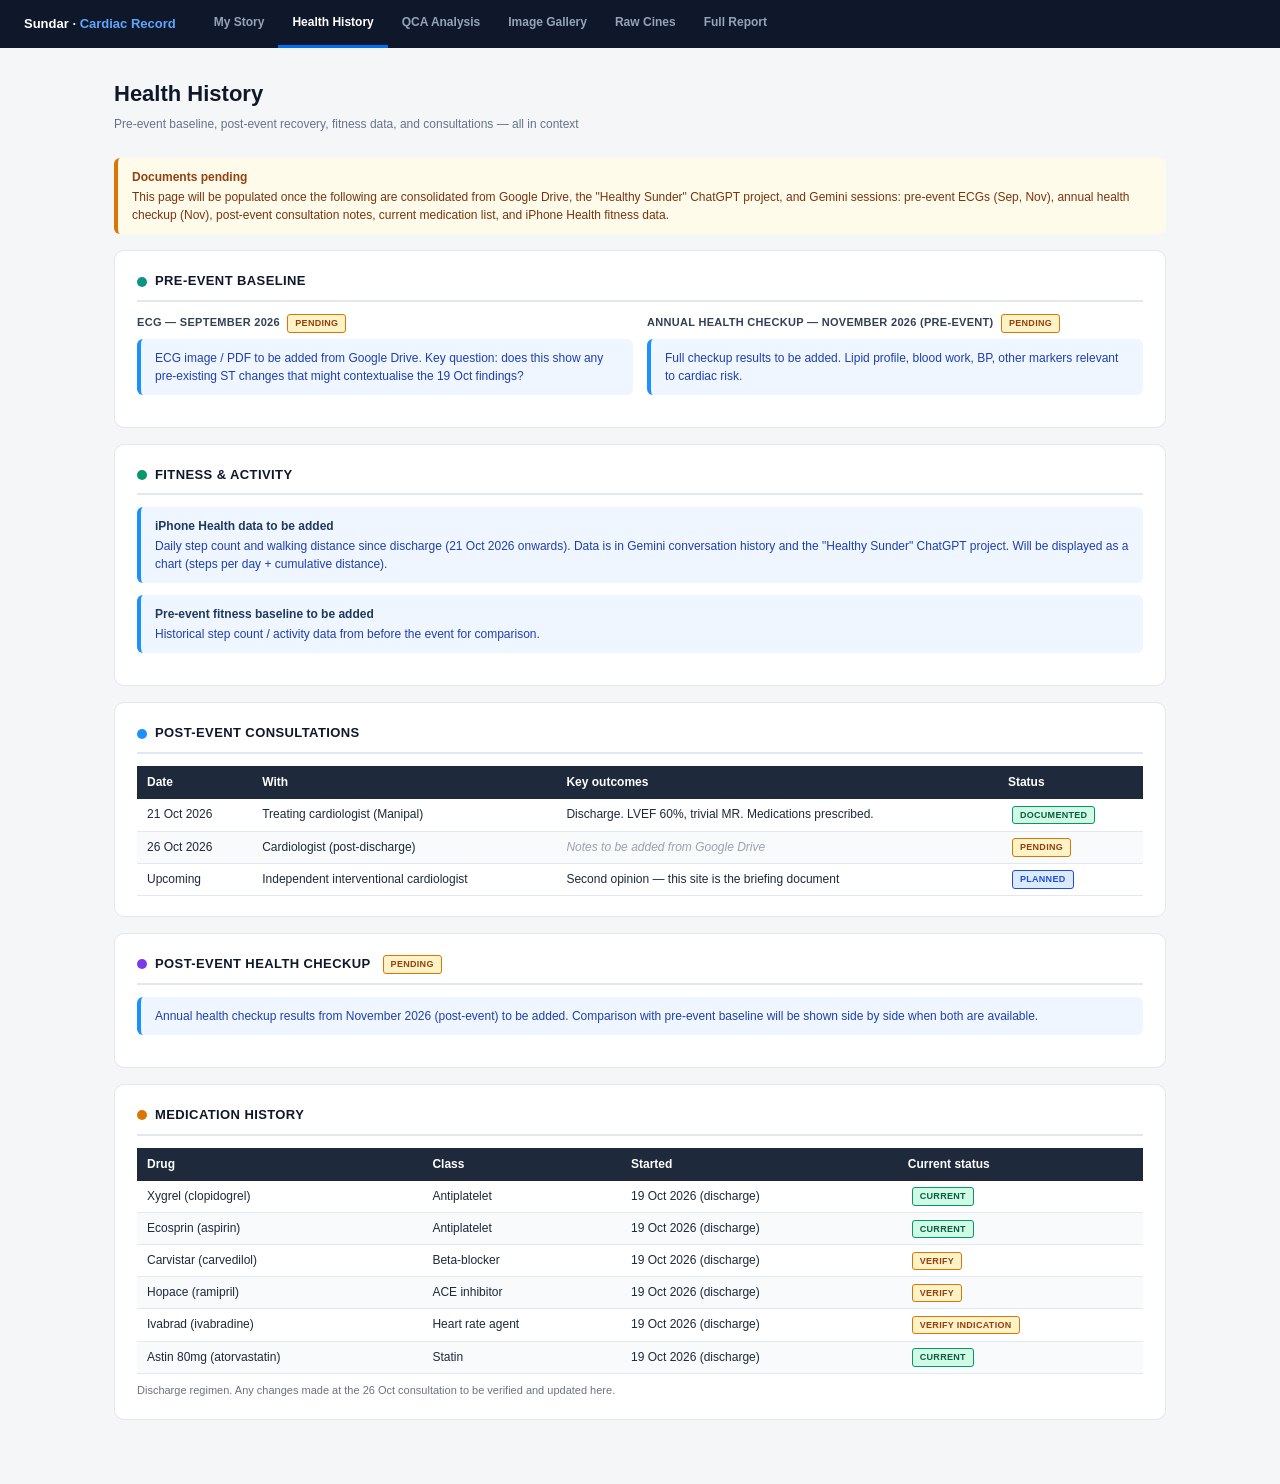
<file: history.html>
<!DOCTYPE html>
<html lang="en">
<head>
<meta charset="UTF-8">
<meta name="viewport" content="width=device-width, initial-scale=1.0">
<title>Health History — Sundar's Cardiac Record</title>
<link rel="stylesheet" href="assets/site.css">
</head>
<body>

<nav class="site-nav">
  <div class="brand">Sundar · <span>Cardiac Record</span></div>
  <a href="index.html"    class="nav-link">My Story</a>
  <a href="history.html"  class="nav-link active">Health History</a>
  <a href="analysis.html" class="nav-link">QCA Analysis</a>
  <a href="images.html"   class="nav-link">Image Gallery</a>
  <a href="dicom.html"    class="nav-link">Raw Cines</a>
  <a href="report.html"   class="nav-link">Full Report</a>
</nav>

<div class="page-wrap">

  <div class="page-header">
    <h1>Health History</h1>
    <p>Pre-event baseline, post-event recovery, fitness data, and consultations — all in context</p>
  </div>

  <div class="alert warning" style="margin-bottom:16px;">
    <strong>Documents pending</strong>
    This page will be populated once the following are consolidated from Google Drive,
    the "Healthy Sunder" ChatGPT project, and Gemini sessions:
    pre-event ECGs (Sep, Nov), annual health checkup (Nov), post-event consultation notes,
    current medication list, and iPhone Health fitness data.
  </div>

  <!-- Pre-event baseline -->
  <div class="section">
    <div class="section-title"><div class="dot" style="background:#0D9488;"></div>Pre-Event Baseline</div>

    <div class="flex-row" style="gap:14px;">
      <div style="flex:1;min-width:200px;">
        <div style="font-size:11px;font-weight:700;color:#334155;margin-bottom:6px;text-transform:uppercase;letter-spacing:0.3px;">ECG — September 2026 <span class="tag unverif">pending</span></div>
        <div class="alert info">ECG image / PDF to be added from Google Drive. Key question: does this show any pre-existing ST changes that might contextualise the 19 Oct findings?</div>
      </div>
      <div style="flex:1;min-width:200px;">
        <div style="font-size:11px;font-weight:700;color:#334155;margin-bottom:6px;text-transform:uppercase;letter-spacing:0.3px;">Annual Health Checkup — November 2026 (pre-event) <span class="tag unverif">pending</span></div>
        <div class="alert info">Full checkup results to be added. Lipid profile, blood work, BP, other markers relevant to cardiac risk.</div>
      </div>
    </div>
  </div>

  <!-- Fitness -->
  <div class="section">
    <div class="section-title"><div class="dot" style="background:#059669;"></div>Fitness &amp; Activity</div>
    <div class="alert info">
      <strong>iPhone Health data to be added</strong>
      Daily step count and walking distance since discharge (21 Oct 2026 onwards).
      Data is in Gemini conversation history and the "Healthy Sunder" ChatGPT project.
      Will be displayed as a chart (steps per day + cumulative distance).
    </div>
    <div class="alert info" style="margin-top:8px;">
      <strong>Pre-event fitness baseline to be added</strong>
      Historical step count / activity data from before the event for comparison.
    </div>
  </div>

  <!-- Post-event consultations -->
  <div class="section">
    <div class="section-title"><div class="dot" style="background:#1b90ff;"></div>Post-Event Consultations</div>
    <table class="data-table">
      <thead><tr><th>Date</th><th>With</th><th>Key outcomes</th><th>Status</th></tr></thead>
      <tbody>
        <tr>
          <td>21 Oct 2026</td>
          <td>Treating cardiologist (Manipal)</td>
          <td>Discharge. LVEF 60%, trivial MR. Medications prescribed.</td>
          <td><span class="tag done">documented</span></td>
        </tr>
        <tr>
          <td>26 Oct 2026</td>
          <td>Cardiologist (post-discharge)</td>
          <td class="withdrawn">Notes to be added from Google Drive</td>
          <td><span class="tag unverif">pending</span></td>
        </tr>
        <tr>
          <td>Upcoming</td>
          <td>Independent interventional cardiologist</td>
          <td>Second opinion — this site is the briefing document</td>
          <td><span class="tag clinical">planned</span></td>
        </tr>
      </tbody>
    </table>
  </div>

  <!-- Post-event checkup -->
  <div class="section">
    <div class="section-title"><div class="dot" style="background:#7C3AED;"></div>Post-Event Health Checkup <span class="tag unverif">pending</span></div>
    <div class="alert info">
      Annual health checkup results from November 2026 (post-event) to be added.
      Comparison with pre-event baseline will be shown side by side when both are available.
    </div>
  </div>

  <!-- Medications -->
  <div class="section">
    <div class="section-title"><div class="dot" style="background:#D97706;"></div>Medication History</div>
    <table class="data-table">
      <thead><tr><th>Drug</th><th>Class</th><th>Started</th><th>Current status</th></tr></thead>
      <tbody>
        <tr><td>Xygrel (clopidogrel)</td><td>Antiplatelet</td><td>19 Oct 2026 (discharge)</td><td><span class="tag done">current</span></td></tr>
        <tr><td>Ecosprin (aspirin)</td><td>Antiplatelet</td><td>19 Oct 2026 (discharge)</td><td><span class="tag done">current</span></td></tr>
        <tr><td>Carvistar (carvedilol)</td><td>Beta-blocker</td><td>19 Oct 2026 (discharge)</td><td><span class="tag unverif">verify</span></td></tr>
        <tr><td>Hopace (ramipril)</td><td>ACE inhibitor</td><td>19 Oct 2026 (discharge)</td><td><span class="tag unverif">verify</span></td></tr>
        <tr><td>Ivabrad (ivabradine)</td><td>Heart rate agent</td><td>19 Oct 2026 (discharge)</td><td><span class="tag unverif">verify indication</span></td></tr>
        <tr><td>Astin 80mg (atorvastatin)</td><td>Statin</td><td>19 Oct 2026 (discharge)</td><td><span class="tag done">current</span></td></tr>
      </tbody>
    </table>
    <p class="text-muted mt8">Discharge regimen. Any changes made at the 26 Oct consultation to be verified and updated here.</p>
  </div>

</div>
</body>
</html>
</file>
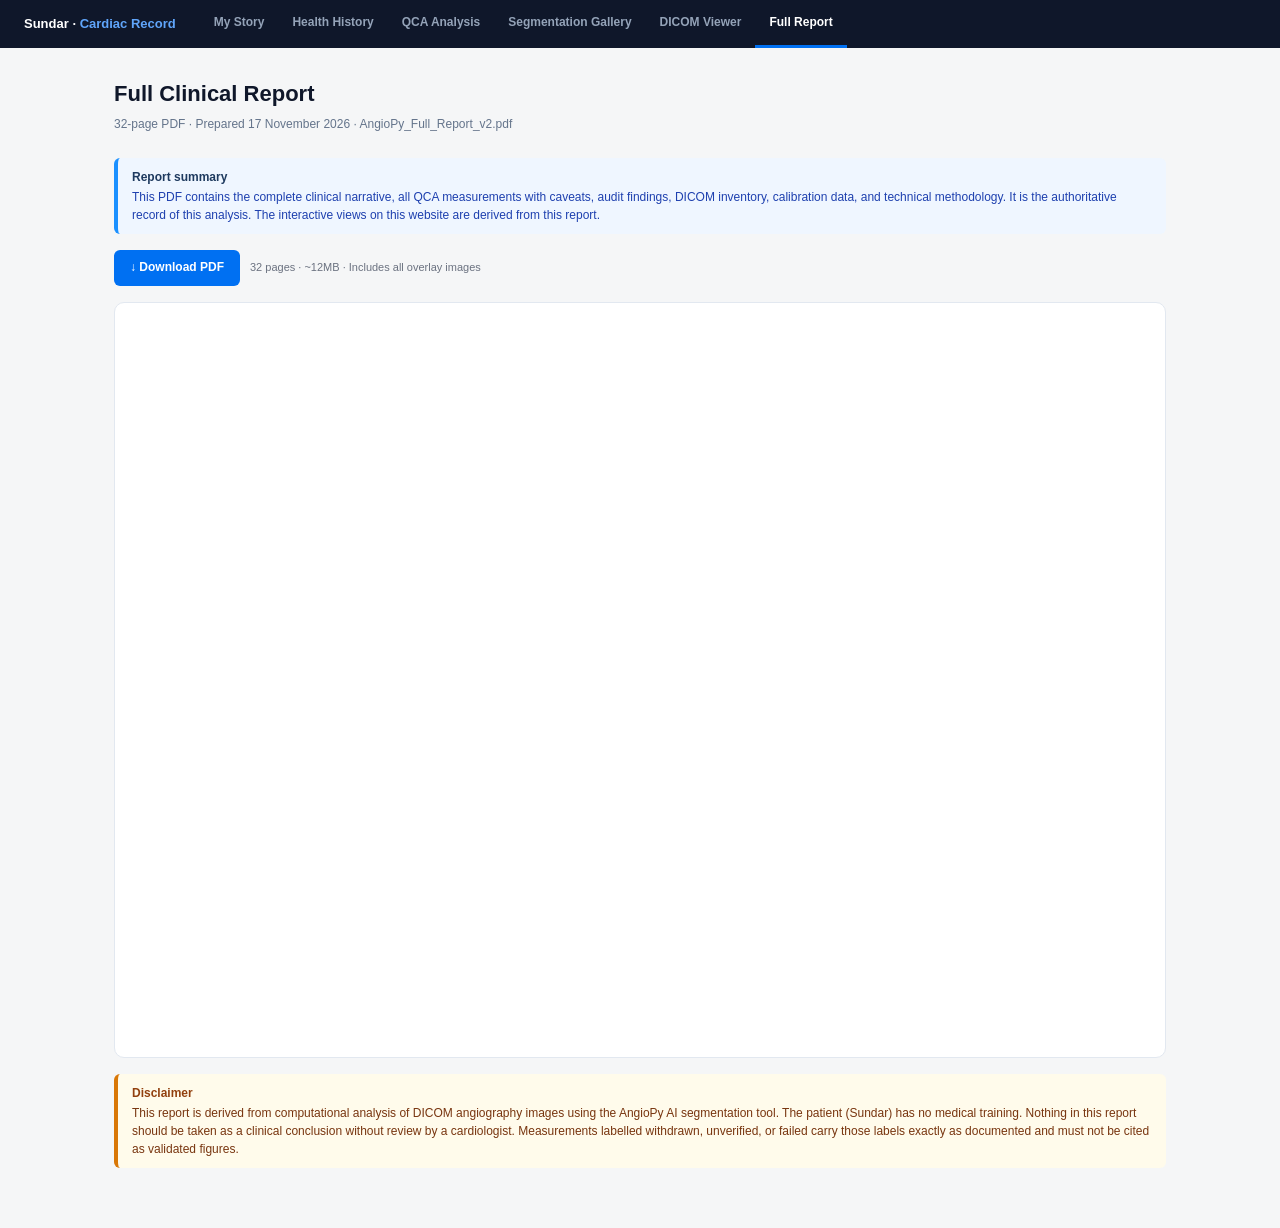
<file: report.html>
<!DOCTYPE html>
<html lang="en">
<head>
<meta charset="UTF-8">
<meta name="viewport" content="width=device-width, initial-scale=1.0">
<title>Full Report — Sundar's Coronary Analysis</title>
<link rel="stylesheet" href="assets/site.css">
<style>
.pdf-frame {
  width: 100%; height: 82vh; border: none; border-radius: 6px;
  display: block;
}
</style>
</head>
<body>

<nav class="site-nav">
  <div class="brand">Sundar · <span>Cardiac Record</span></div>
  <a href="index.html"    class="nav-link">My Story</a>
  <a href="history.html"  class="nav-link">Health History</a>
  <a href="analysis.html" class="nav-link">QCA Analysis</a>
  <a href="images.html"   class="nav-link">Segmentation Gallery</a>
  <a href="dicom.html"    class="nav-link">DICOM Viewer</a>
  <a href="report.html"   class="nav-link active">Full Report</a>
</nav>

<div class="page-wrap">

  <div class="page-header">
    <h1>Full Clinical Report</h1>
    <p>32-page PDF · Prepared 17 November 2026 · AngioPy_Full_Report_v2.pdf</p>
  </div>

  <div class="alert info" style="margin-bottom:16px;">
    <strong>Report summary</strong>
    This PDF contains the complete clinical narrative, all QCA measurements with caveats, audit
    findings, DICOM inventory, calibration data, and technical methodology. It is the authoritative
    record of this analysis. The interactive views on this website are derived from this report.
  </div>

  <div style="display:flex;gap:10px;margin-bottom:16px;flex-wrap:wrap;align-items:center;">
    <a href="assets/AngioPy_Full_Report_v2.pdf" download class="drive-btn" style="display:inline-flex;align-items:center;gap:6px;padding:8px 16px;border-radius:6px;font-size:12px;font-weight:600;background:#0070F2;color:#FFFFFF;text-decoration:none;">
      &#8595; Download PDF
    </a>
    <span class="text-muted">32 pages · ~12MB · Includes all overlay images</span>
  </div>

  <!-- Embedded PDF viewer -->
  <div class="section" style="padding:8px;">
    <iframe
      src="assets/AngioPy_Full_Report_v2.pdf"
      class="pdf-frame"
      title="AngioPy Full Report v2"
    ></iframe>
  </div>

  <div class="alert warning" style="margin-top:16px;">
    <strong>Disclaimer</strong>
    This report is derived from computational analysis of DICOM angiography images using the AngioPy
    AI segmentation tool. The patient (Sundar) has no medical training. Nothing in this report should
    be taken as a clinical conclusion without review by a cardiologist. Measurements labelled
    withdrawn, unverified, or failed carry those labels exactly as documented and must not be
    cited as validated figures.
  </div>

</div>

<script>
// If PDF embed fails (some browsers block inline PDF), show download prompt
document.querySelector('.pdf-frame').addEventListener('error', function() {
  this.style.display = 'none';
  var msg = document.createElement('div');
  msg.className = 'alert info';
  msg.innerHTML = '<strong>PDF preview not available in this browser</strong> Use the Download button above to open the report.';
  this.parentNode.appendChild(msg);
});
</script>
</body>
</html>
</file>
<file: assets/site.css>
/* ── Reset ── */
*, *::before, *::after { box-sizing: border-box; margin: 0; padding: 0; }
body {
  font-family: 'Segoe UI', Arial, sans-serif;
  background: #F5F6F7;
  color: #1E293B;
  font-size: 14px;
  line-height: 1.6;
}

/* ── Nav ── */
.site-nav {
  background: #0F172A;
  padding: 0 24px;
  display: flex;
  align-items: center;
  gap: 0;
  position: sticky; top: 0; z-index: 100;
  height: 48px;
}
.site-nav .brand {
  font-size: 13px; font-weight: 700; color: #FFFFFF;
  margin-right: 24px; white-space: nowrap;
}
.site-nav .brand span { color: #60A5FA; }
.nav-link {
  display: inline-flex; align-items: center;
  padding: 0 14px; height: 48px;
  font-size: 12px; font-weight: 600; color: #94A3B8;
  text-decoration: none; border-bottom: 3px solid transparent;
  transition: all 0.15s;
}
.nav-link:hover { color: #FFFFFF; }
.nav-link.active { color: #FFFFFF; border-bottom-color: #0070F2; }

/* ── Page wrapper ── */
.page-wrap {
  max-width: 1100px;
  margin: 0 auto;
  padding: 28px 24px 48px;
}

/* ── Page header ── */
.page-header { margin-bottom: 24px; }
.page-header h1 { font-size: 22px; font-weight: 700; color: #0F172A; }
.page-header p { font-size: 12px; color: #64748B; margin-top: 4px; }

/* ── Section ── */
.section {
  background: #FFFFFF;
  border: 1px solid #E2E8F0;
  border-radius: 10px;
  padding: 20px 22px;
  margin-bottom: 16px;
}
.section-title {
  font-size: 13px; font-weight: 700; color: #0F172A;
  text-transform: uppercase; letter-spacing: 0.4px;
  margin-bottom: 12px; padding-bottom: 8px;
  border-bottom: 2px solid #E2E8F0;
  display: flex; align-items: center; gap: 8px;
}
.section-title .dot {
  width: 10px; height: 10px; border-radius: 50%; flex-shrink: 0;
}

/* ── Stat cards ── */
.stat-grid {
  display: grid;
  grid-template-columns: repeat(auto-fit, minmax(160px, 1fr));
  gap: 10px;
  margin-bottom: 16px;
}
.stat-card {
  border-radius: 8px; border: 1.5px solid;
  padding: 12px 14px; text-align: center;
}
.stat-card .stat-label { font-size: 10px; font-weight: 600; text-transform: uppercase; letter-spacing: 0.3px; opacity: 0.7; }
.stat-card .stat-value { font-size: 22px; font-weight: 700; margin: 4px 0 2px; }
.stat-card .stat-sub   { font-size: 10px; opacity: 0.65; }
.stat-card.blue   { border-color: #1b90ff; color: #1E40AF; background: #EFF6FF; }
.stat-card.green  { border-color: #059669; color: #065F46; background: #F0FDF4; }
.stat-card.amber  { border-color: #D97706; color: #92400E; background: #FFFBEB; }
.stat-card.purple { border-color: #7C3AED; color: #4C1D95; background: #F5F3FF; }
.stat-card.teal   { border-color: #0D9488; color: #115E59; background: #F0FDFA; }
.stat-card.slate  { border-color: #64748B; color: #334155; background: #F8FAFC; }

/* ── Alert / callout ── */
.alert {
  border-radius: 6px; border-left: 4px solid;
  padding: 10px 14px; font-size: 12px; line-height: 1.5; margin-bottom: 12px;
}
.alert strong { display: block; font-size: 12px; margin-bottom: 2px; }
.alert.warning { background: #FFFBEB; border-color: #D97706; color: #78350F; }
.alert.warning strong { color: #92400E; }
.alert.info    { background: #EFF6FF; border-color: #1b90ff; color: #1E40AF; }
.alert.info strong { color: #1E3A5F; }
.alert.danger  { background: #FEF2F2; border-color: #DC2626; color: #7F1D1D; }
.alert.danger strong { color: #991B1B; }
.alert.success { background: #F0FDF4; border-color: #059669; color: #065F46; }
.alert.success strong { color: #064E3B; }

/* ── Table ── */
.data-table { width: 100%; border-collapse: collapse; font-size: 12px; margin-top: 8px; }
.data-table th { background: #1E293B; color: #FFFFFF; padding: 7px 10px; text-align: left; font-weight: 700; }
.data-table td { padding: 6px 10px; border-bottom: 1px solid #E2E8F0; vertical-align: top; }
.data-table tr:nth-child(even) td { background: #F8FAFC; }
.data-table tr:hover td { background: #EFF6FF; }
.data-table .withdrawn { color: #9CA3AF; font-style: italic; }
.data-table .confirmed { color: #065F46; font-weight: 600; }
.data-table .unverified { color: #92400E; }

/* ── Image gallery ── */
.gallery-grid {
  display: grid;
  grid-template-columns: repeat(auto-fit, minmax(280px, 1fr));
  gap: 14px;
  margin-top: 12px;
}
.gallery-item { border-radius: 8px; border: 1px solid #E2E8F0; overflow: hidden; background: #FFFFFF; }
.gallery-item img { width: 100%; display: block; cursor: zoom-in; transition: opacity 0.15s; }
.gallery-item img:hover { opacity: 0.9; }
.gallery-item .gallery-caption {
  padding: 8px 10px; font-size: 10px; color: #475569; line-height: 1.4;
  border-top: 1px solid #F1F5F9;
}
.gallery-item .gallery-caption strong { display: block; font-size: 11px; color: #1E293B; margin-bottom: 2px; }

/* ── Tag/badge ── */
.tag {
  display: inline-block; border-radius: 3px; padding: 1px 7px;
  font-size: 9px; font-weight: 700; letter-spacing: 0.3px;
  text-transform: uppercase; vertical-align: middle; margin-left: 4px;
}
.tag.done    { background: #D1FAE5; color: #065F46; border: 1px solid #059669; }
.tag.closed  { background: #FEE2E2; color: #7F1D1D; border: 1px solid #DC2626; }
.tag.unverif { background: #FEF3C7; color: #92400E; border: 1px solid #D97706; }
.tag.clinical{ background: #DBEAFE; color: #1D4ED8; border: 1px solid #1D4ED8; }

/* ── Projection result card ── */
.proj-grid {
  display: grid;
  grid-template-columns: repeat(auto-fit, minmax(200px, 1fr));
  gap: 10px; margin-top: 10px;
}
.proj-card {
  border-radius: 8px; border: 1.5px solid #E2E8F0;
  padding: 12px 14px; background: #FFFFFF;
}
.proj-card .proj-name { font-size: 10px; font-weight: 700; color: #64748B; text-transform: uppercase; margin-bottom: 6px; }
.proj-card .proj-ds   { font-size: 24px; font-weight: 700; color: #0F172A; }
.proj-card .proj-meta { font-size: 10px; color: #6B7280; margin-top: 3px; }
.proj-card.best { border-color: #059669; background: #F0FDF4; }
.proj-card.best .proj-ds { color: #065F46; }
.proj-card.mean { border-color: #1b90ff; background: #EFF6FF; }
.proj-card.mean .proj-ds { color: #1E40AF; }

/* ── Lightbox ── */
#lightbox {
  display: none; position: fixed; inset: 0; z-index: 999;
  background: rgba(0,0,0,0.85); align-items: center; justify-content: center;
}
#lightbox.open { display: flex; }
#lightbox img { max-width: 92vw; max-height: 90vh; border-radius: 4px; }
#lightbox-close {
  position: fixed; top: 16px; right: 20px; color: #FFFFFF;
  font-size: 28px; cursor: pointer; font-weight: 300; line-height: 1;
}

/* ── Misc ── */
.flex-row { display: flex; gap: 10px; align-items: flex-start; flex-wrap: wrap; }
.full-img { width: 100%; border-radius: 6px; border: 1px solid #E2E8F0; margin-top: 10px; }
.mt8 { margin-top: 8px; }
.mt12 { margin-top: 12px; }
.text-muted { color: #6B7280; font-size: 11px; }
.text-small { font-size: 11px; }
a { color: #0070F2; text-decoration: none; }
a:hover { text-decoration: underline; }
</file>
